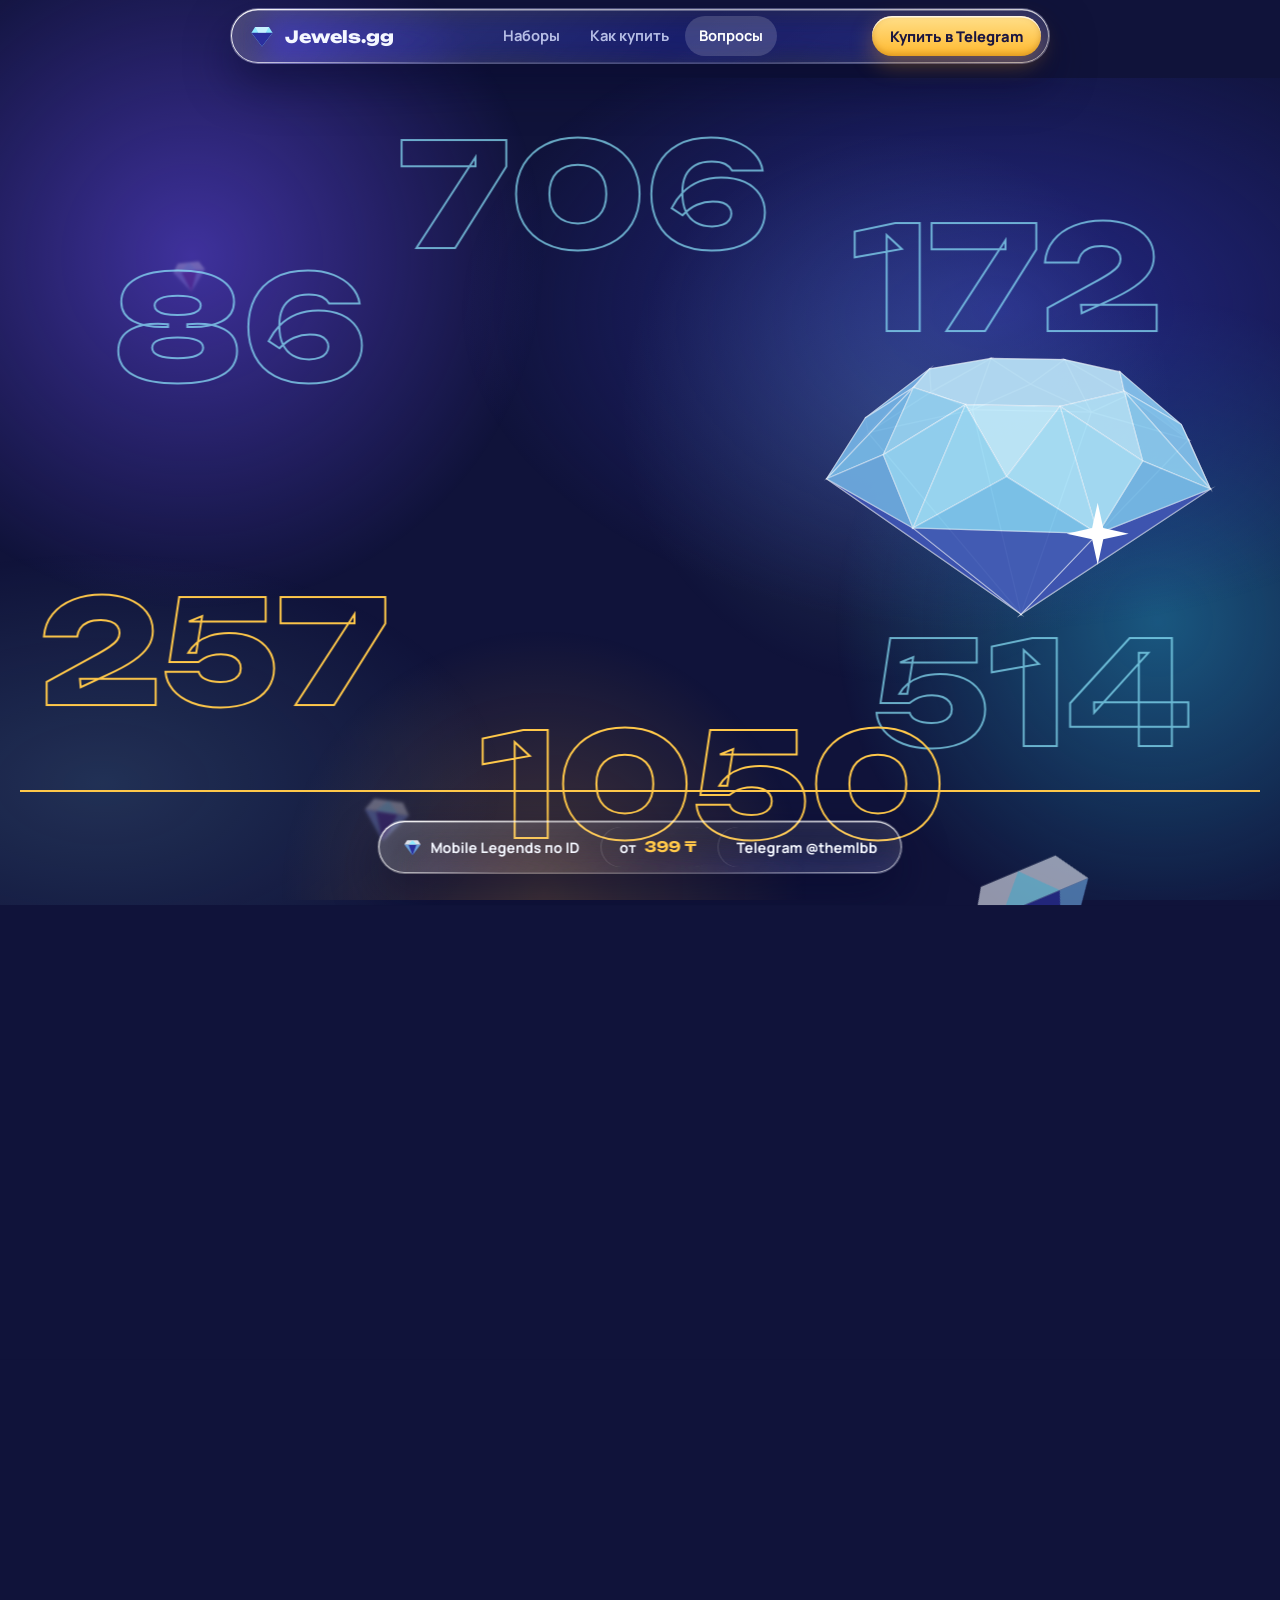
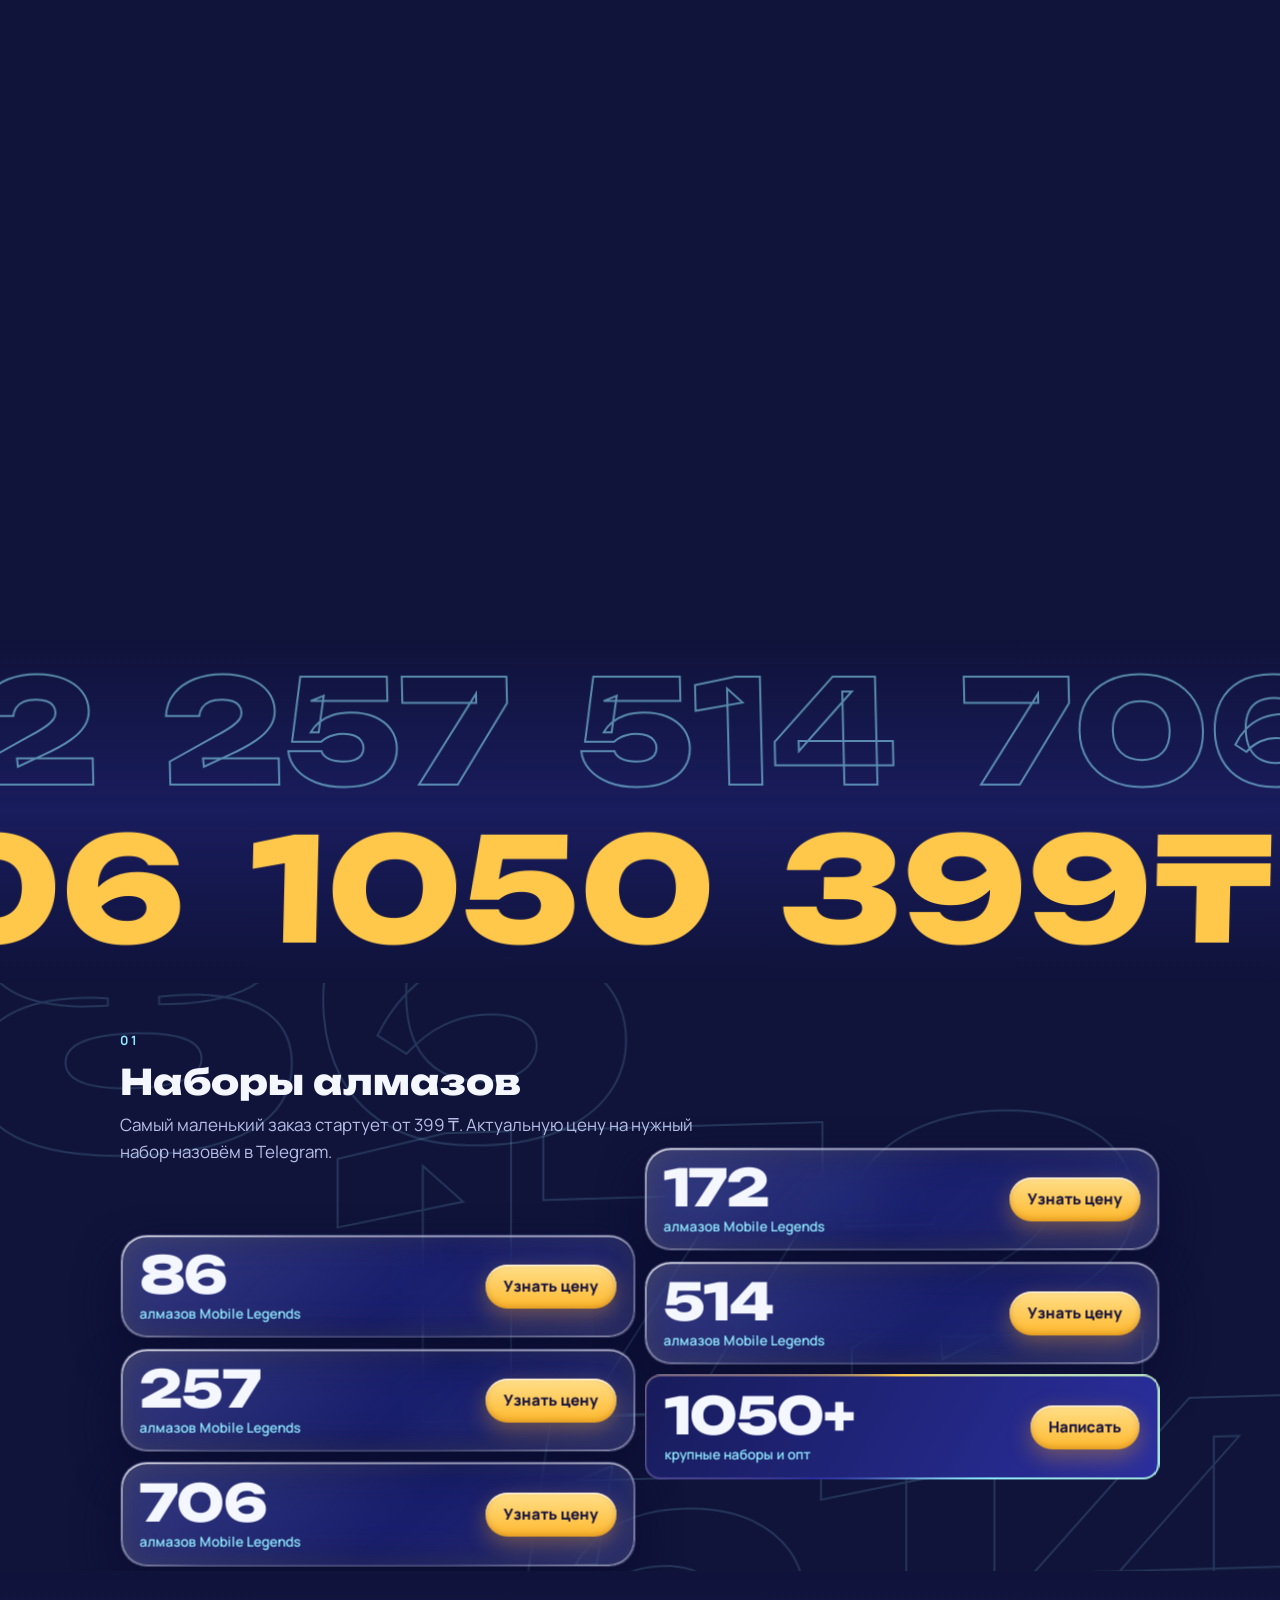
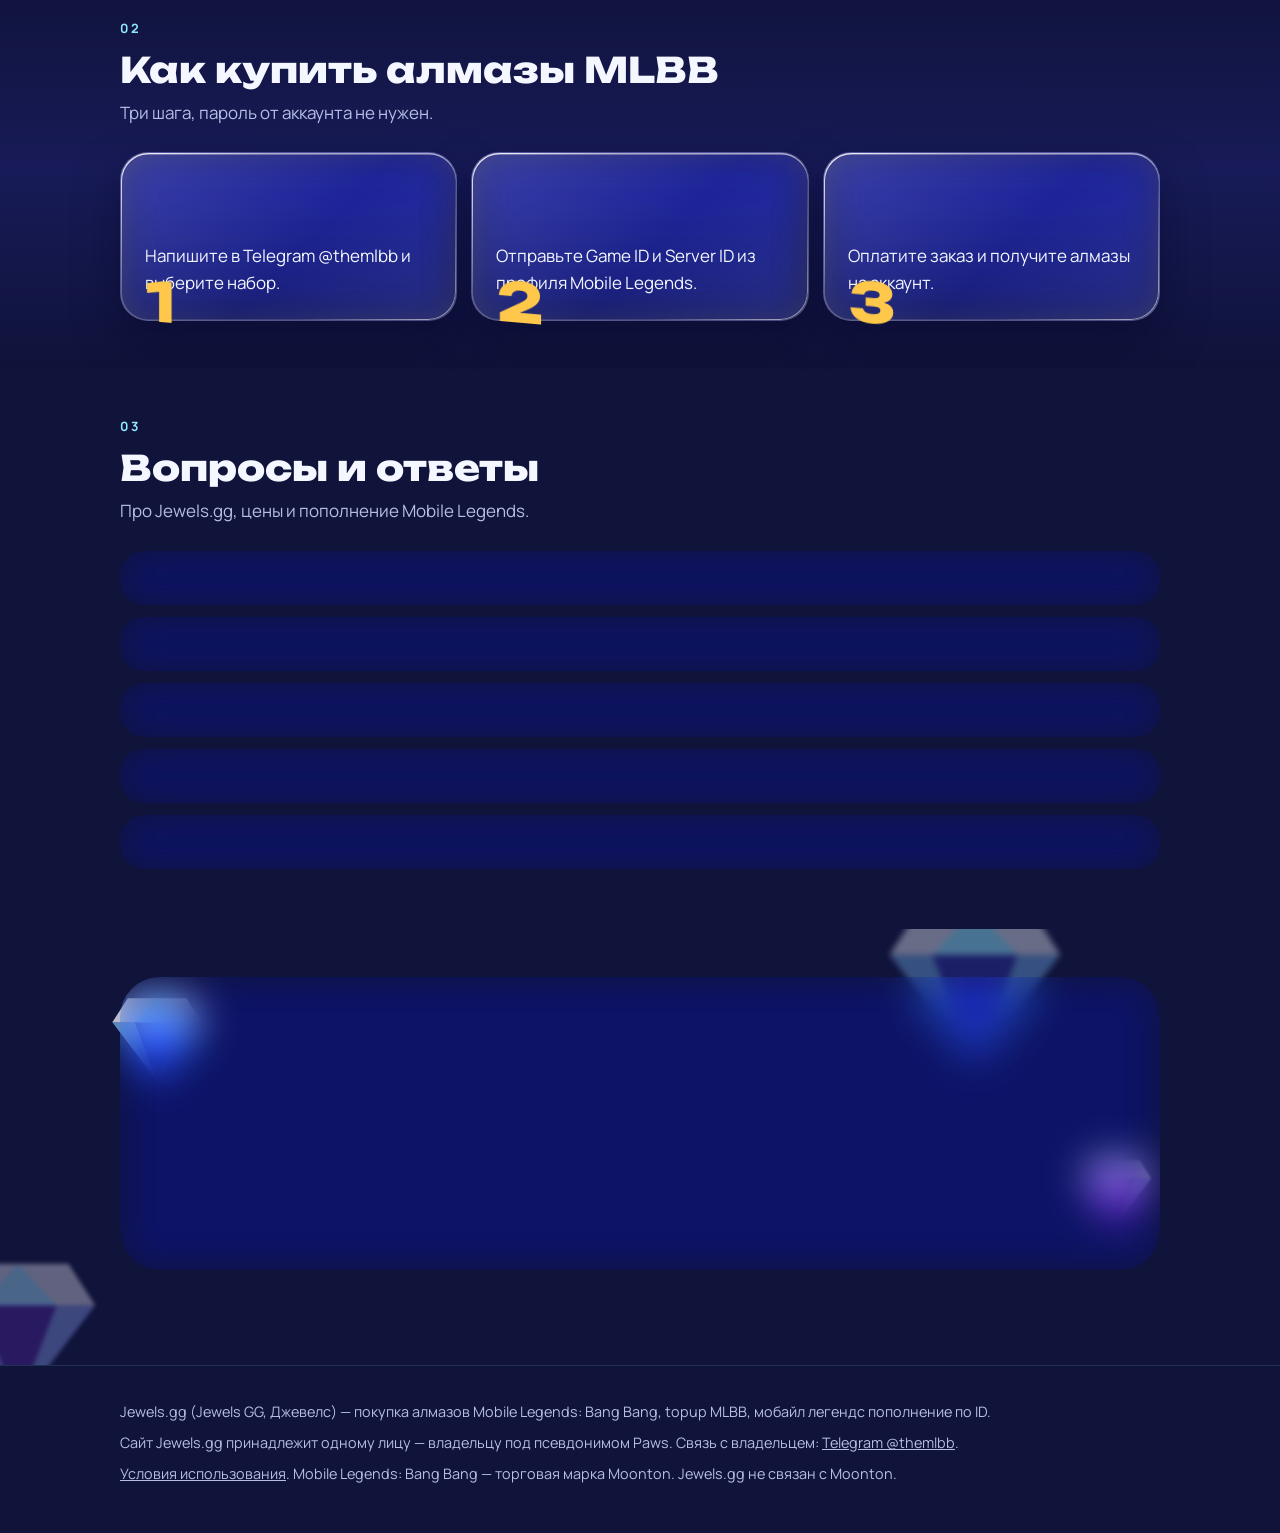
<file: index.html>
<!DOCTYPE html>
<html lang="ru">
<head>
<meta charset="utf-8">
<meta name="viewport" content="width=device-width, initial-scale=1, viewport-fit=cover">
<title>Jewels.gg - mobile legends | Купить алмазы MLBB от 399 ₸</title>
<meta name="description" content="Jewels.gg (Jewels GG, Джевелс) — купить алмазы Mobile Legends (мобайл легендс, MLBB) от 399 ₸. Быстрое пополнение по ID, заказ и вопросы в Telegram @themlbb.">
<meta name="keywords" content="jewels.gg, jewels gg, jewels, джевелс, джевелс gg, купить алмазы mobile legends, алмазы мобайл легендс, topup mlbb, mlbb topup, mobile legends top up, покупка алмазов mobile legends, донат mobile legends, пополнение mlbb, алмазы mlbb Казахстан">
<meta name="robots" content="index, follow, max-image-preview:large">
<meta name="theme-color" content="#10133A">
<link rel="canonical" href="https://jewels.gg/">
<link rel="alternate" hreflang="ru" href="https://jewels.gg/">
<link rel="alternate" hreflang="x-default" href="https://jewels.gg/">
<meta property="og:type" content="website">
<meta property="og:site_name" content="Jewels.gg">
<meta property="og:locale" content="ru_RU">
<meta property="og:title" content="Jewels.gg - mobile legends | Алмазы MLBB от 399 ₸">
<meta property="og:description" content="Купить алмазы Mobile Legends от 399 ₸. Заказ и сотрудничество: Telegram @themlbb.">
<meta property="og:url" content="https://jewels.gg/">
<meta property="og:image" content="https://jewels.gg/og.png">
<meta name="twitter:card" content="summary_large_image">
<link rel="icon" href="data:image/svg+xml,%3Csvg xmlns='http://www.w3.org/2000/svg' viewBox='0 0 64 64'%3E%3Cpath d='M32 58 6 24l9-14h34l9 14z' fill='%238FE9FF'/%3E%3Cpath d='M6 24h52L32 58z' fill='%232B2F9E'/%3E%3C/svg%3E">
<link rel="preconnect" href="https://fonts.googleapis.com">
<link rel="preconnect" href="https://fonts.gstatic.com" crossorigin>
<link href="https://fonts.googleapis.com/css2?family=Unbounded:wght@500;800&family=Manrope:wght@400;600;800&display=swap" rel="stylesheet">
<script type="application/ld+json">
{"@context":"https://schema.org","@graph":[
{"@type":"Organization","@id":"https://jewels.gg/#org","name":"Jewels.gg","alternateName":["Jewels GG","Jewels","Джевелс"],"url":"https://jewels.gg/","sameAs":["https://t.me/themlbb"],"founder":{"@type":"Person","name":"Paws","sameAs":"https://t.me/themlbb"},"contactPoint":{"@type":"ContactPoint","contactType":"customer support","url":"https://t.me/themlbb","availableLanguage":["ru","kk"]}},
{"@type":"WebSite","@id":"https://jewels.gg/#site","url":"https://jewels.gg/","name":"Jewels.gg - mobile legends","inLanguage":"ru","publisher":{"@id":"https://jewels.gg/#org"}},
{"@type":"Product","name":"Алмазы Mobile Legends: Bang Bang (MLBB)","description":"Пополнение алмазов Mobile Legends по Game ID и Server ID.","brand":{"@id":"https://jewels.gg/#org"},"offers":{"@type":"AggregateOffer","priceCurrency":"KZT","lowPrice":"399","availability":"https://schema.org/InStock","url":"https://jewels.gg/"}},
{"@type":"FAQPage","mainEntity":[
{"@type":"Question","name":"Как купить алмазы Mobile Legends на Jewels.gg?","acceptedAnswer":{"@type":"Answer","text":"Напишите в Telegram @themlbb, выберите набор, отправьте Game ID и Server ID, оплатите заказ и получите алмазы на аккаунт."}},
{"@type":"Question","name":"Сколько стоят алмазы Mobile Legends?","acceptedAnswer":{"@type":"Answer","text":"Цены на алмазы Mobile Legends начинаются от 399 тенге. Актуальный прайс по всем наборам — в Telegram @themlbb."}},
{"@type":"Question","name":"Что нужно для пополнения MLBB?","acceptedAnswer":{"@type":"Answer","text":"Только Game ID и Server ID из профиля игры. Пароль от аккаунта не нужен."}},
{"@type":"Question","name":"Как связаться по сотрудничеству и опту?","acceptedAnswer":{"@type":"Answer","text":"По сотрудничеству, оптовым заказам и любым вопросам пишите в Telegram @themlbb."}},
{"@type":"Question","name":"Кому принадлежит Jewels.gg?","acceptedAnswer":{"@type":"Answer","text":"Сайт Jewels.gg принадлежит одному лицу — владельцу под псевдонимом Paws. Связь с владельцем: Telegram @themlbb."}}
]}]}
</script>
<script>document.documentElement.classList.add('js');setTimeout(function(){document.documentElement.classList.add('rdy')},4500)</script>
<style>
:root{--night:#10133A;--deep:#181C5C;--royal:#2B2F9E;--ice:#8FE9FF;--pearl:#F4F7FF;--gold:#FFC84A;--mute:#B7BEE6;
--display:"Unbounded","Arial Black",system-ui,sans-serif;--body:"Manrope",system-ui,-apple-system,"Segoe UI",Arial,sans-serif}
*{box-sizing:border-box;margin:0}
html{scroll-behavior:smooth;scroll-padding-top:72px}
body{background:var(--night);color:var(--pearl);font:400 1.0625rem/1.6 var(--body);padding:env(safe-area-inset-top) 0 env(safe-area-inset-bottom);-webkit-font-smoothing:antialiased}
a{color:inherit}
:focus-visible{outline:3px solid var(--gold);outline-offset:3px;border-radius:6px}
.wrap{max-width:1080px;margin:0 auto;padding:0 20px}
header{position:sticky;top:0;z-index:5;background:rgba(16,19,58,.92);backdrop-filter:blur(10px);border-bottom:1px solid rgba(143,233,255,.18)}
header .wrap{display:flex;align-items:center;justify-content:space-between;height:60px}
.logo{display:flex;align-items:center;gap:10px;font:800 1.05rem var(--display);text-decoration:none}
.logo svg{width:26px;height:26px}
.btn{display:inline-flex;align-items:center;justify-content:center;gap:8px;min-height:44px;padding:0 22px;border-radius:999px;background:var(--gold);color:#1B1640;font:800 1rem var(--body);text-decoration:none;cursor:pointer;border:0;transition:transform .15s,background .15s}
.btn:hover{background:#FFD97A;transform:translateY(-2px)}
.btn.ghost{background:transparent;color:var(--ice);border:2px solid rgba(143,233,255,.45)}
.btn.ghost:hover{background:rgba(143,233,255,.12)}
.hero{padding:56px 0 40px;overflow:hidden}
.hero p.lead{color:var(--mute);max-width:46ch;margin-top:18px}
h1{font-family:var(--display);font-weight:500;font-size:clamp(1.05rem,3.6vw,1.6rem);line-height:1.3;color:var(--ice)}
h1 .big{display:block;font-weight:800;font-size:clamp(5.2rem,27vw,17rem);line-height:.95;letter-spacing:-.04em;margin-top:6px;
background:linear-gradient(100deg,var(--pearl) 20%,var(--ice) 45%,var(--pearl) 55%,var(--ice) 80%);background-size:220% 100%;-webkit-background-clip:text;background-clip:text;color:transparent;animation:glint 5s ease-in-out 1s 2}
h1 .big small{font-size:.38em;letter-spacing:0;margin-left:.08em;color:var(--gold);-webkit-text-fill-color:var(--gold)}
@keyframes glint{0%{background-position:120% 0}100%{background-position:-60% 0}}
.cta{display:flex;flex-wrap:wrap;gap:12px;margin-top:28px}
section{padding:48px 0}
h2{font:800 clamp(1.4rem,4.4vw,2.2rem)/1.2 var(--display);margin-bottom:8px}
.sub{color:var(--mute);margin-bottom:26px;max-width:60ch}
.packs{list-style:none;padding:0;display:grid;gap:10px}
.packs li{display:grid;grid-template-columns:1fr auto;align-items:center;gap:12px;background:var(--deep);border:1px solid rgba(143,233,255,.16);border-radius:16px;padding:14px 18px}
.packs .n{font:800 clamp(2rem,8vw,3.2rem)/1 var(--display);color:var(--pearl);letter-spacing:-.03em}
.packs .n span{display:block;font:600 .85rem var(--body);color:var(--ice);letter-spacing:0;margin-top:4px}
.packs .btn{min-height:44px;padding:0 18px;font-size:.95rem}
.packs li.top{border-color:var(--gold);background:linear-gradient(120deg,var(--deep),var(--royal))}
.steps{list-style:none;padding:0;display:grid;gap:14px;grid-template-columns:repeat(auto-fit,minmax(240px,1fr))}
.steps li{background:var(--deep);border-radius:16px;padding:22px}
.steps b{display:block;font:800 3.4rem/1 var(--display);color:var(--gold);margin-bottom:10px}
details{background:var(--deep);border-radius:14px;margin-bottom:10px;padding:0 18px}
summary{cursor:pointer;min-height:52px;display:flex;align-items:center;font-weight:800;list-style:none}
summary::-webkit-details-marker{display:none}
summary::after{content:"+";margin-left:auto;color:var(--gold);font-size:1.5rem}
details[open] summary::after{content:"−"}
details p{padding-bottom:16px;color:var(--mute)}
.contact{background:linear-gradient(135deg,var(--royal),var(--deep));border-radius:24px;padding:36px 24px;text-align:center}
.contact p{color:var(--mute);margin:10px auto 22px;max-width:52ch}
footer{padding:34px 0 48px;color:var(--mute);font-size:.9rem;border-top:1px solid rgba(143,233,255,.14)}
footer p+p{margin-top:8px}
@media(min-width:760px){.packs{grid-template-columns:1fr 1fr}.hero{padding:88px 0 56px}}

.hero,section{position:relative;overflow:clip}
.wrap{position:relative;z-index:1}
.hero{display:flex;align-items:center;min-height:calc(100svh - 60px);background:radial-gradient(60% 55% at 78% 28%,rgba(43,47,158,.75),transparent 70%),radial-gradient(45% 40% at 8% 85%,rgba(143,233,255,.14),transparent 70%)}
.hero>.wrap{width:100%;will-change:transform,opacity}
.gems{position:absolute;inset:0;pointer-events:none}
.gem{position:absolute;display:block;width:var(--w);height:auto;aspect-ratio:1;opacity:var(--o,1);filter:blur(var(--b,0px)) hue-rotate(var(--h,0deg));will-change:transform}
.ghosts{position:absolute;inset:0;pointer-events:none}
.ghosts span{position:absolute;font:800 clamp(8rem,32vw,24rem)/1 var(--display);color:transparent;-webkit-text-stroke:2px rgba(143,233,255,.16);will-change:transform}
h1 .big{will-change:transform}
.packs li,.steps b{will-change:transform}
#how{background:linear-gradient(180deg,transparent,rgba(43,47,158,.3) 50%,transparent)}
#contact{padding-bottom:96px}
@media(prefers-reduced-motion:reduce){*{animation:none!important;transition:none!important;scroll-behavior:auto!important}}

.hero{display:block;min-height:0;height:240svh;padding:0;background:none}
.stage{position:sticky;top:60px;height:calc(100svh - 60px);display:flex;align-items:center;overflow:clip;perspective:900px;background:radial-gradient(60% 55% at 78% 28%,rgba(43,47,158,.75),transparent 70%),radial-gradient(45% 40% at 8% 85%,rgba(143,233,255,.14),transparent 70%)}
.stage>.wrap{width:100%;transform-origin:28% 52%;will-change:transform,opacity}
.nums{position:absolute;inset:0;pointer-events:none}
.nums span{position:absolute;left:50%;top:50%;font:800 clamp(3.2rem,13vw,9rem)/1 var(--display);color:transparent;-webkit-text-stroke:2px rgba(143,233,255,.7);opacity:0;will-change:transform,opacity}
.nums span:nth-child(3n){-webkit-text-stroke-color:var(--gold)}
.belt{overflow:clip;padding:14px 0;background:linear-gradient(180deg,transparent,rgba(43,47,158,.35),transparent)}
.belt .row{display:flex;width:max-content;white-space:nowrap;font:800 clamp(4rem,14vw,9rem)/1.1 var(--display);will-change:transform}
.belt .row span{padding-right:.45em}
.belt .row:first-child span{color:transparent;-webkit-text-stroke:2px rgba(143,233,255,.55)}
.belt .row:last-child span{color:var(--gold)}
.packs{perspective:1000px}
.packs li{position:relative;overflow:hidden;transform:perspective(900px) rotateX(var(--rx,0deg)) rotateY(var(--ry,0deg));transition:transform .25s ease-out}
.packs li::after{content:"";position:absolute;inset:0;pointer-events:none;opacity:var(--go,0);transition:opacity .25s;background:radial-gradient(240px circle at var(--gx,50%) var(--gy,50%),rgba(143,233,255,.22),transparent 60%)}
@media(prefers-reduced-motion:reduce){.hero{height:auto}.stage{position:relative;height:auto;min-height:calc(100svh - 60px);padding:56px 0}}

@property --a{syntax:"<angle>";initial-value:0deg;inherits:false}
@keyframes spin{to{--a:360deg}}
@keyframes down{from{transform:translateY(-100%)}}
@keyframes up{from{opacity:0;transform:translateY(26px)}}
@keyframes pop{from{opacity:0;transform:scale(.6) translateY(22px)}}
@keyframes bigIn{from{opacity:0;clip-path:inset(0 100% 0 0);transform:translateY(40px) scale(.92);filter:blur(14px)}to{opacity:1;clip-path:inset(-10% -10% -10% -10%)}}
@keyframes breathe{0%,100%{filter:drop-shadow(0 0 14px rgba(143,233,255,.18))}50%{filter:drop-shadow(0 0 42px rgba(143,233,255,.5))}}
@keyframes ring{0%{box-shadow:0 0 0 0 rgba(255,200,74,.55)}70%,100%{box-shadow:0 0 0 20px rgba(255,200,74,0)}}
@keyframes card{from{opacity:0;transform:perspective(900px) translateY(46px) rotateX(-28deg) scale(.94)}}
@keyframes flip{0%,72%,100%{transform:none}86%{transform:perspective(160px) rotateY(360deg) scale(1.15)}}
@keyframes flow{to{background-position:100% 0}}
@keyframes tw{0%,100%{opacity:0;transform:scale(.2) rotate(0)}50%{opacity:1;transform:scale(1) rotate(90deg)}}
header{animation:down .8s cubic-bezier(.2,.9,.2,1) backwards}
.logo svg{animation:flip 6s ease-in-out 2.5s infinite}
.hero .lead{animation:up .9s cubic-bezier(.2,.9,.2,1) .95s backwards}
h1 .big{animation:bigIn 1.2s cubic-bezier(.2,.8,.2,1) .4s backwards,glint 5s ease-in-out 1.6s 2,breathe 4.5s ease-in-out 1.8s infinite}
.cta .btn{animation:pop .75s cubic-bezier(.3,1.6,.5,1) 1.15s backwards}
.cta .btn:nth-child(2){animation-delay:1.3s}
.cta .btn:first-child{animation:pop .75s cubic-bezier(.3,1.6,.5,1) 1.15s backwards,ring 2.4s ease-out 2.4s infinite}
.contact .btn{animation:ring 2.4s ease-out infinite}
.btn{position:relative;overflow:hidden;transition:transform .15s,background .15s,translate .35s cubic-bezier(.2,.9,.2,1)}
.btn:active{transform:scale(.94)}
.btn::after{content:"";position:absolute;inset:0;background:linear-gradient(105deg,transparent 35%,rgba(255,255,255,.6) 50%,transparent 65%);transform:translateX(-130%)}
.btn:hover::after{transform:translateX(130%);transition:transform .75s}
.w{display:inline-block;overflow:clip;vertical-align:top;padding:0 .04em .16em;margin:0 -.04em -.16em}
.w>span{display:inline-block;transform:translateY(112%);transition:transform .9s cubic-bezier(.2,.9,.2,1);transition-delay:calc(var(--i,0)*75ms + var(--d,0ms))}
.in .w>span{transform:none}
.rv{transition:opacity .8s cubic-bezier(.2,.9,.2,1),transform .8s cubic-bezier(.2,.9,.2,1);transition-delay:calc(var(--k,0)*90ms)}
.js .rv:not(.in){opacity:0;transform:translateY(30px)}
.js .packs li:not(.in){opacity:0}
.packs li.in{animation:card .85s cubic-bezier(.2,.9,.2,1) calc(var(--k,0)*80ms) backwards}
.packs .n{transition:transform .45s cubic-bezier(.3,1.6,.5,1);transform-origin:left center}
.packs li:hover .n{transform:scale(1.07) skewX(-5deg)}
.packs li.top{border:2px solid transparent;background:linear-gradient(120deg,var(--deep),var(--royal)) padding-box,conic-gradient(from var(--a),var(--gold),var(--ice),var(--royal),var(--gold)) border-box;animation:spin 4s linear infinite}
.packs li.top.in{animation:card .85s cubic-bezier(.2,.9,.2,1) calc(var(--k,0)*80ms) backwards,spin 4s linear infinite}
details{interpolate-size:allow-keywords}
details::details-content{height:0;overflow:clip;transition:height .4s cubic-bezier(.2,.9,.2,1),content-visibility .4s allow-discrete}
details[open]::details-content{height:auto}
summary::after{transition:transform .35s cubic-bezier(.3,1.6,.5,1)}
details[open] summary::after{content:"+";transform:rotate(45deg)}
.contact{background:linear-gradient(120deg,var(--royal),var(--deep),#3A2FB0,var(--deep));background-size:300% 100%;animation:flow 12s ease-in-out infinite alternate}
.sp{position:absolute;width:var(--z);height:var(--z);background:#fff;clip-path:polygon(50% 0,62% 38%,100% 50%,62% 62%,50% 100%,38% 62%,0 50%,38% 38%);opacity:0;animation:tw 2.6s ease-in-out var(--d) infinite;z-index:3;pointer-events:none}
.shard{position:fixed;width:10px;height:10px;clip-path:polygon(50% 0,100% 50%,50% 100%,0 50%);pointer-events:none;z-index:60}

html.lock{overflow:hidden}
.js:not(.rdy) header,.js:not(.rdy) .hero .lead,.js:not(.rdy) h1 .big,.js:not(.rdy) .cta .btn,.js:not(.rdy) .logo svg{animation-play-state:paused}
.js:not(.rdy) h1 .w>span{transform:translateY(112%)!important}
#intro{position:fixed;inset:0;z-index:100;display:grid;place-items:center;pointer-events:none}
#intro i{position:absolute;left:0;right:0;height:50.5%;background:var(--night);transition:transform 1.05s cubic-bezier(.77,0,.18,1)}
#intro i:first-child{top:0}#intro i:nth-child(2){bottom:0}
#intro.go i:first-child{transform:translateY(-101%)}#intro.go i:nth-child(2){transform:translateY(101%)}
#intro b{position:relative;font:800 clamp(5rem,26vw,16rem)/1 var(--display);letter-spacing:-.04em;color:transparent;-webkit-text-stroke:2px var(--ice);transition:opacity .45s,transform .7s}
#intro b::after{content:"₸";font-size:.4em;color:var(--gold);-webkit-text-stroke:0;margin-left:.1em}
#intro.go b{opacity:0;transform:scale(1.5)}
#intro u{position:absolute;bottom:12%;left:20px;right:20px;height:2px;display:block;text-decoration:none;background:rgba(143,233,255,.2)}
#intro u::after{content:"";position:absolute;inset:0;background:var(--gold);transform-origin:left;transform:scaleX(var(--pg,0))}
#gem3d{position:absolute;right:-4%;top:50%;width:min(78vw,620px);aspect-ratio:1;translate:0 -50%;pointer-events:none}
@media(max-width:700px){#gem3d{width:96vw;right:-24%;top:64%}}
.stage::before{content:"";position:absolute;inset:0;pointer-events:none;background:radial-gradient(460px circle at var(--cx,70%) var(--cy,40%),rgba(143,233,255,.17),transparent 60%)}
#fx{position:fixed;inset:0;pointer-events:none;z-index:55}

body{counter-reset:sec}
.aurora{position:fixed;inset:0;z-index:-1;overflow:hidden;pointer-events:none}
.aurora i{position:absolute;border-radius:50%;animation:drift 20s ease-in-out infinite alternate}
.aurora i:nth-child(1){width:60vmax;height:60vmax;left:-15vmax;top:-10vmax;background:radial-gradient(circle,rgba(110,80,255,.5),transparent 65%)}
.aurora i:nth-child(2){width:55vmax;height:55vmax;right:-18vmax;top:30vh;background:radial-gradient(circle,rgba(41,199,242,.38),transparent 65%);animation-duration:26s}
.aurora i:nth-child(3){width:45vmax;height:45vmax;left:20vw;bottom:-22vmax;background:radial-gradient(circle,rgba(255,176,46,.22),transparent 65%);animation-duration:30s}
@keyframes drift{to{transform:translate3d(10vw,-8vh,0) scale(1.18)}}
header{height:70px;background:none;border:0;-webkit-backdrop-filter:none;backdrop-filter:none;pointer-events:none}
header .wrap,.dock,.steps li,details,.contact,.packs li:not(.top){background:linear-gradient(135deg,rgba(255,255,255,.17),rgba(255,255,255,.05) 55%,rgba(255,255,255,.1));-webkit-backdrop-filter:blur(20px) saturate(1.9) brightness(1.12);backdrop-filter:blur(20px) saturate(1.9) brightness(1.12);border:1px solid rgba(255,255,255,.2);box-shadow:inset 0 1.5px 0 rgba(255,255,255,.6),inset 0 -1px 0 rgba(255,255,255,.12),inset 1px 0 0 rgba(255,255,255,.18),inset 0 0 26px rgba(255,255,255,.06),0 20px 44px rgba(6,8,44,.5)}
header .wrap,.dock{backdrop-filter:url(#lens) blur(14px) saturate(1.9) brightness(1.12)}
header .wrap::before,.dock::before,.steps li::before,.contact::before,details::before,.packs li:not(.top)::before{content:"";position:absolute;inset:0;border-radius:inherit;padding:1px;pointer-events:none;background:linear-gradient(135deg,rgba(255,255,255,.95),rgba(255,255,255,0) 30%,rgba(255,255,255,0) 68%,rgba(255,255,255,.6));-webkit-mask:linear-gradient(#000 0 0) content-box,linear-gradient(#000 0 0);-webkit-mask-composite:xor;mask:linear-gradient(#000 0 0) content-box,linear-gradient(#000 0 0);mask-composite:exclude}
header .wrap::after,.dock::after,.steps li::after,.contact::after,details::after{content:"";position:absolute;inset:0;border-radius:inherit;pointer-events:none;opacity:var(--go,0);transition:opacity .25s;background:radial-gradient(220px circle at var(--gx,50%) var(--gy,50%),rgba(255,255,255,.28),transparent 62%)}
header .wrap{pointer-events:auto;width:min(820px,calc(100% - 24px));max-width:none;margin:8px auto 0;height:56px;padding:0 8px 0 18px;border-radius:999px;gap:6px}
header nav{display:flex;gap:2px;margin:0 auto}
header nav a{padding:8px 14px;border-radius:999px;color:var(--mute);font-weight:700;font-size:.92rem;text-decoration:none;transition:background .3s,color .3s}
header nav a:hover,header nav a.on{background:rgba(255,255,255,.16);color:#fff}
header .btn{min-height:40px;padding:0 18px;font-size:.92rem}
@media(max-width:700px){header nav{display:none}header .wrap{justify-content:space-between}}
.stage{top:70px;height:calc(100svh - 70px)}
.btn{background:linear-gradient(180deg,#FFDF8A,#FFB92E);box-shadow:inset 0 1.5px 0 rgba(255,255,255,.75),inset 0 -2px 6px rgba(150,80,0,.35),0 8px 22px rgba(255,170,30,.35)}
.btn:hover{background:linear-gradient(180deg,#FFE9A8,#FFC64F)}
.btn.ghost{background:rgba(255,255,255,.1);-webkit-backdrop-filter:blur(14px) saturate(1.8);backdrop-filter:blur(14px) saturate(1.8);border:1px solid rgba(255,255,255,.28);color:#fff;box-shadow:inset 0 1.5px 0 rgba(255,255,255,.45),0 8px 22px rgba(6,8,44,.35)}
.btn.ghost:hover{background:rgba(255,255,255,.2)}
.dock{position:absolute;left:50%;bottom:clamp(14px,4svh,34px);translate:-50% 0;z-index:4;display:flex;gap:4px;padding:6px;border-radius:999px;width:max-content;max-width:calc(100% - 24px);animation:up .9s cubic-bezier(.2,.9,.2,1) 1.45s backwards}
.js:not(.rdy) .dock{animation-play-state:paused}
.dock span{display:flex;align-items:center;gap:8px;padding:10px 18px;border-radius:999px;font:700 .9rem var(--body);white-space:nowrap}
.dock span+span{box-shadow:-1px 0 0 rgba(255,255,255,.16)}
.dock svg{width:20px;height:20px}
.dock b{font-family:var(--display);color:var(--gold)}
@media(max-width:700px){.dock span:nth-child(2){display:none}.dock span{padding:9px 14px;font-size:.82rem}}
.steps li,details,.contact{position:relative}
.steps li{border-radius:28px;padding:24px}
.packs li:not(.top){border-radius:26px}
details{border-radius:24px;margin-bottom:12px;padding:0 22px}
.contact{border-radius:40px;padding:44px 26px;animation:none;background:linear-gradient(135deg,rgba(255,255,255,.18),rgba(70,60,220,.4))}
section h2::before{counter-increment:sec;content:"0" counter(sec);display:block;font:700 .8rem var(--body);letter-spacing:.24em;color:var(--ice);margin-bottom:12px}
@media(prefers-reduced-transparency:reduce){header .wrap,.dock,.steps li,details,.contact,.packs li:not(.top){background:rgba(24,28,92,.94);-webkit-backdrop-filter:none;backdrop-filter:none}}
@supports not ((backdrop-filter:blur(1px)) or (-webkit-backdrop-filter:blur(1px))){header .wrap,.dock,.steps li,details,.contact,.packs li:not(.top){background:rgba(24,28,92,.9)}}
</style>
</head>
<body>
<svg width="0" height="0" style="position:absolute" aria-hidden="true"><symbol id="gem" viewBox="0 0 64 64"><path d="M6 24h52L32 58z" fill="#2B2F9E"/><path d="M6 24h13l13 34zM58 24H45L32 58z" fill="#8FE9FF" fill-opacity=".6"/><path d="M15 10h34l9 14H6z" fill="#F4F7FF" fill-opacity=".88"/><path d="M19 24l13-14 13 14z" fill="#8FE9FF"/></symbol></svg>
<div class="aurora" aria-hidden="true"><i></i><i></i><i></i></div>
<svg width="0" height="0" style="position:absolute" aria-hidden="true"><filter id="lens" x="-4%" y="-4%" width="108%" height="108%" color-interpolation-filters="sRGB"><feTurbulence type="fractalNoise" baseFrequency=".011 .018" numOctaves="2" seed="7" result="n"/><feDisplacementMap in="SourceGraphic" in2="n" scale="18" xChannelSelector="R" yChannelSelector="G"/></filter></svg>
<header><div class="wrap">
<a class="logo" href="/" aria-label="Jewels.gg - на главную"><svg viewBox="0 0 64 64" aria-hidden="true"><path d="M32 58 6 24l9-14h34l9 14z" fill="#8FE9FF"/><path d="M6 24h52L32 58z" fill="#2B2F9E"/><path d="M15 10l8 14h18l8-14z" fill="#F4F7FF" opacity=".55"/></svg>Jewels.gg</a>
<nav aria-label="Разделы"><a href="#packs">Наборы</a><a href="#how">Как купить</a><a href="#faq">Вопросы</a></nav>
<a class="btn" href="https://t.me/themlbb" rel="noopener">Купить в Telegram</a>
</div></header>

<main>
<div class="hero"><div class="stage"><div class="wrap" id="txt">
<h1>Алмазы Mobile Legends <span class="big">от 399<small>₸</small></span></h1>
<p class="lead">Jewels.gg: пополнение алмазов MLBB по Game ID. Выбираете набор, пишете в Telegram, получаете алмазы на аккаунт.</p>
<div class="cta">
<a class="btn" href="https://t.me/themlbb?text=%D0%A5%D0%BE%D1%87%D1%83%20%D0%BA%D1%83%D0%BF%D0%B8%D1%82%D1%8C%20%D0%B0%D0%BB%D0%BC%D0%B0%D0%B7%D1%8B%20MLBB" rel="noopener">Заказать алмазы</a>
<a class="btn ghost" href="#packs">Наборы</a>
</div>
</div>
<div class="dock" aria-hidden="true"><span><svg viewBox="0 0 64 64"><use href="#gem"/></svg>Mobile Legends по ID</span><span>от <b>399 ₸</b></span><span>Telegram @themlbb</span></div></div></div>

<div class="belt" aria-hidden="true"><div class="row"></div><div class="row"></div></div>

<section id="packs"><div class="ghosts" aria-hidden="true"><span data-s="-.22" style="top:3%;left:-3%">86</span><span data-s=".2" style="top:34%;right:-6%">514</span><span data-s="-.12" style="bottom:1%;left:26%">172</span></div><div class="wrap">
<h2>Наборы алмазов</h2>
<p class="sub">Самый маленький заказ стартует от 399 ₸. Актуальную цену на нужный набор назовём в Telegram.</p>
<!-- Когда будут готовы цены: замените текст кнопок на цену, например «399 ₸» -->
<ul class="packs">
<li><div class="n">86<span>алмазов Mobile Legends</span></div><a class="btn" href="https://t.me/themlbb?text=%D0%A5%D0%BE%D1%87%D1%83%2086%20%D0%B0%D0%BB%D0%BC%D0%B0%D0%B7%D0%BE%D0%B2%20MLBB" rel="noopener">Узнать цену</a></li>
<li><div class="n">172<span>алмазов Mobile Legends</span></div><a class="btn" href="https://t.me/themlbb?text=%D0%A5%D0%BE%D1%87%D1%83%20172%20%D0%B0%D0%BB%D0%BC%D0%B0%D0%B7%D0%B0%20MLBB" rel="noopener">Узнать цену</a></li>
<li><div class="n">257<span>алмазов Mobile Legends</span></div><a class="btn" href="https://t.me/themlbb?text=%D0%A5%D0%BE%D1%87%D1%83%20257%20%D0%B0%D0%BB%D0%BC%D0%B0%D0%B7%D0%BE%D0%B2%20MLBB" rel="noopener">Узнать цену</a></li>
<li><div class="n">514<span>алмазов Mobile Legends</span></div><a class="btn" href="https://t.me/themlbb?text=%D0%A5%D0%BE%D1%87%D1%83%20514%20%D0%B0%D0%BB%D0%BC%D0%B0%D0%B7%D0%B0%20MLBB" rel="noopener">Узнать цену</a></li>
<li><div class="n">706<span>алмазов Mobile Legends</span></div><a class="btn" href="https://t.me/themlbb?text=%D0%A5%D0%BE%D1%87%D1%83%20706%20%D0%B0%D0%BB%D0%BC%D0%B0%D0%B7%D0%BE%D0%B2%20MLBB" rel="noopener">Узнать цену</a></li>
<li class="top"><div class="n">1050+<span>крупные наборы и опт</span></div><a class="btn" href="https://t.me/themlbb?text=%D0%9D%D1%83%D0%B6%D0%BD%D1%8B%20%D0%BA%D1%80%D1%83%D0%BF%D0%BD%D1%8B%D0%B5%20%D0%BD%D0%B0%D0%B1%D0%BE%D1%80%D1%8B%20%D0%B0%D0%BB%D0%BC%D0%B0%D0%B7%D0%BE%D0%B2%20MLBB" rel="noopener">Написать</a></li>
</ul>
</div></section>

<section id="how"><div class="wrap">
<h2>Как купить алмазы MLBB</h2>
<p class="sub">Три шага, пароль от аккаунта не нужен.</p>
<ol class="steps">
<li><b>1</b>Напишите в Telegram @themlbb и выберите набор.</li>
<li><b>2</b>Отправьте Game ID и Server ID из профиля Mobile Legends.</li>
<li><b>3</b>Оплатите заказ и получите алмазы на аккаунт.</li>
</ol>
</div></section>

<section id="faq"><div class="wrap">
<h2>Вопросы и ответы</h2>
<p class="sub">Про Jewels.gg, цены и пополнение Mobile Legends.</p>
<details><summary>Как купить алмазы Mobile Legends на Jewels.gg?</summary><p>Напишите в Telegram @themlbb, выберите набор, отправьте Game ID и Server ID, оплатите заказ и получите алмазы на аккаунт.</p></details>
<details><summary>Сколько стоят алмазы Mobile Legends?</summary><p>Цены начинаются от 399 тенге. Актуальный прайс по всем наборам пришлём в Telegram @themlbb.</p></details>
<details><summary>Что нужно для пополнения MLBB?</summary><p>Только Game ID и Server ID из профиля игры. Пароль от аккаунта не нужен.</p></details>
<details><summary>Как связаться по сотрудничеству и опту?</summary><p>По сотрудничеству, оптовым заказам и любым вопросам пишите в Telegram @themlbb.</p></details>
<details><summary>Кому принадлежит Jewels.gg?</summary><p>Сайт принадлежит одному лицу — владельцу под псевдонимом Paws. Связь с владельцем: Telegram @themlbb. Подробнее в <a href="/terms.html">условиях использования</a>.</p></details>
</div></section>

<section id="contact"><div class="wrap"><div class="contact">
<h2>Покупка, сотрудничество, связь</h2>
<p>Все вопросы по Jewels.gg решаем в одном месте: заказ алмазов, опт, партнёрство и поддержка.</p>
<a class="btn" href="https://t.me/themlbb" rel="noopener">Написать @themlbb</a>
</div></div></section>
</main>

<footer><div class="wrap">
<p>Jewels.gg (Jewels GG, Джевелс) — покупка алмазов Mobile Legends: Bang Bang, topup MLBB, мобайл легендс пополнение по ID.</p>
<p>Сайт Jewels.gg принадлежит одному лицу — владельцу под псевдонимом Paws. Связь с владельцем: <a href="https://t.me/themlbb" rel="noopener">Telegram @themlbb</a>.</p>
<p><a href="/terms.html">Условия использования</a>. Mobile Legends: Bang Bang — торговая марка Moonton. Jewels.gg не связан с Moonton.</p>
</div></footer>
<script>
(()=>{
const R=matchMedia('(prefers-reduced-motion:reduce)').matches,$=(q,r=document)=>[...r.querySelectorAll(q)],
clamp=(x,a=0,b=1)=>Math.min(b,Math.max(a,x)),sm=(a,b,x)=>{x=clamp((x-a)/(b-a));return x*x*(3-2*x)};
function gem(box,[x,y,w,v,b,o,h],fly,i){const e=document.createElementNS('http://www.w3.org/2000/svg','svg');e.setAttribute('class','gem');e.setAttribute('viewBox','0 0 64 64');e.innerHTML='<use href="#gem"/>';e.style.cssText=`--w:${w}px;left:${x}%;top:${y}%;--b:${b}px;--o:${o};--h:${h}deg`;box.appendChild(e);if(fly){e.style.zIndex=v>.6?2:0;fly.push({el:e,x,y,w,d:v,o,i})}else e.dataset.s=v}
function mk(sec,list,fly){const g=document.createElement('div');g.className='gems';g.setAttribute('aria-hidden','true');list.forEach((a,i)=>gem(g,a,fly,i));sec.prepend(g)}
const hero=$('.hero')[0],stage=$('.stage')[0],txt=document.getElementById('txt'),big=$('h1 .big')[0],G=[];
mk(stage,[[6,14,46,.1,1,.4,0],[88,10,38,.12,1,.35,40],[50,8,28,.08,0,.3,0],[34,76,40,.14,1,.35,20],[22,28,30,.1,1,.3,40],[70,88,34,.12,1,.3,0],[74,30,120,.4,0,.85,0],[10,44,86,.45,0,.75,35],[62,70,72,.38,0,.65,0],[48,22,64,.5,0,.7,20],[90,58,230,.85,3,.5,40],[-5,84,270,.95,4,.45,0],[42,94,170,.8,2,.4,0],[96,2,160,.9,3,.45,0]],G);
mk($('#contact')[0],[[8,12,110,.45,0,.85,0],[84,50,84,.3,1,.7,40],[68,-12,210,.75,3,.45,0],[-6,70,190,-.1,2,.4,20]]);
const rows=$('.belt .row'),unit=['399₸',86,172,257,514,706,1050].map(t=>`<span>${t}</span>`).join('');
rows.forEach(r=>r.innerHTML=unit+unit+unit+unit);
$('.packs li').forEach((l,i)=>l.dataset.s=i%2?-.05:.05);
$('.steps b').forEach(b=>b.dataset.s=.12);
if(R)return;
const nums=document.createElement('div');nums.className='nums';nums.setAttribute('aria-hidden','true');stage.appendChild(nums);
const N=[[86,-31,-20],[172,29,-26],[257,-33,19],[514,31,24],[706,-4,-36],[1050,6,35]].map(([t,x,y])=>{const e=document.createElement('span');e.textContent=t;nums.appendChild(e);return{el:e,x,y}});
const C=$('section').map(sec=>({sec,it:$('[data-s]',sec).map(el=>({el,s:+el.dataset.s,k:el.matches('.ghosts span')?1:el.matches('.steps b')?.5:0}))}));
let H,HT,HR,SW,SH,half=[];
function measure(){H=innerHeight;HT=hero.getBoundingClientRect().top+scrollY;SW=stage.clientWidth;SH=stage.clientHeight;HR=Math.max(1,hero.offsetHeight-SH);
G.forEach(g=>{g.ox=g.x/100*SW+g.w/2-SW/2;g.oy=g.y/100*SH+g.w/2-SH/2});N.forEach(n=>{n.ox=n.x/100*SW;n.oy=n.y/100*SH});
C.forEach(c=>{const r=c.sec.getBoundingClientRect();c.top=r.top+scrollY;c.h=r.height});half=rows.map(r=>r.scrollWidth/2)}
measure();addEventListener('resize',measure);addEventListener('load',measure);document.fonts&&document.fonts.ready.then(measure);new ResizeObserver(measure).observe(document.body);
let cur=scrollY,tgt=scrollY,mx=0,my=0,tx=0,ty=0,vel=0,ptr=false;
addEventListener('scroll',()=>{tgt=scrollY},{passive:true});
addEventListener('pointermove',e=>{if(e.pointerType==='touch')return;ptr=true;tx=e.clientX/innerWidth-.5;ty=e.clientY/innerHeight-.5},{passive:true});
function tick(){const pv=cur,t=performance.now()/1000;cur+=(tgt-cur)*.12;if(Math.abs(tgt-cur)<.1)cur=tgt;vel+=((cur-pv)-vel)*.2;
if(!ptr){tx=Math.sin(t*.5)*.18;ty=Math.cos(t*.4)*.12}mx+=(tx-mx)*.07;my+=(ty-my)*.07;
const sk=clamp(vel*.12,-10,10),p=clamp((cur-HT)/HR);
if(cur-HT<HR+H){
G.forEach(g=>{const f=1+p*(.25+6*g.d*g.d),k=f-1,fl=Math.sin(t*.8+g.i*1.7)*6*(1-g.d*.5);
g.el.style.transform=`translate3d(${(g.ox*k-mx*g.d*70).toFixed(1)}px,${(g.oy*k-my*g.d*45+fl).toFixed(1)}px,0) scale(${f.toFixed(3)}) rotate(${(p*g.d*60*(g.i%2?1:-1)).toFixed(1)}deg)`;g.el.style.opacity=(g.o*(1-sm(2.2,5.5,f))).toFixed(3)});
txt.style.opacity=(1-sm(.04,.42,p)).toFixed(3);txt.style.transform=`translate3d(0,${(-p*40).toFixed(1)}px,0) scale(${(1+p*1.5).toFixed(3)})`;txt.style.pointerEvents=p>.3?'none':'';
const a=sm(.3,.62,p),s=.15+.85*sm(.2,1,p);
N.forEach(n=>{n.el.style.opacity=a.toFixed(3);n.el.style.transform=`translate(-50%,-50%) translate3d(${(n.ox*s-mx*30).toFixed(1)}px,${(n.oy*s).toFixed(1)}px,0) scale(${s.toFixed(3)})`});
if(big)big.style.transform=`perspective(900px) rotateY(${(mx*12).toFixed(2)}deg) rotateX(${(-my*9).toFixed(2)}deg)`}
C.forEach(c=>{const off=c.top+c.h/2-(cur+H/2);if(Math.abs(off)>H+c.h/2)return;
c.it.forEach(o=>{o.el.style.translate=`${(mx*o.s*90).toFixed(1)}px ${(off*o.s+my*o.s*60).toFixed(1)}px`;if(o.k)o.el.style.transform=`skewY(${(sk*o.k).toFixed(2)}deg)`})});
rows.forEach((r,i)=>{const h=half[i]||1,d=(cur*(i?.5:.7))%h;r.style.transform=`translate3d(${i?d-h:-d}px,0,0) skewX(${((i?1:-1)*sk*.8).toFixed(2)}deg)`});
requestAnimationFrame(tick)}
requestAnimationFrame(tick);
$('.packs li').forEach(l=>{l.addEventListener('pointermove',e=>{if(e.pointerType!=='mouse')return;const r=l.getBoundingClientRect(),x=(e.clientX-r.left)/r.width,y=(e.clientY-r.top)/r.height,st=l.style;st.setProperty('--ry',((x-.5)*14).toFixed(1)+'deg');st.setProperty('--rx',(-(y-.5)*14).toFixed(1)+'deg');st.setProperty('--gx',x*100+'%');st.setProperty('--gy',y*100+'%');st.setProperty('--go',1)});l.addEventListener('pointerleave',()=>{const st=l.style;st.setProperty('--rx','0deg');st.setProperty('--ry','0deg');st.setProperty('--go',0)})});
})();
</script>
<script>
(()=>{
const R=matchMedia('(prefers-reduced-motion:reduce)').matches,$=(q,r=document)=>[...r.querySelectorAll(q)];
function split(el){let n=0;[...el.childNodes].forEach(c=>{if(c.nodeType!==3)return;const f=document.createDocumentFragment();c.textContent.split(/(\s+)/).forEach(t=>{if(!t)return;if(/^\s+$/.test(t)){f.appendChild(document.createTextNode(' '));return}const w=document.createElement('span'),i=document.createElement('span');w.className='w';i.textContent=t;i.style.setProperty('--i',n++);w.appendChild(i);f.appendChild(w)});c.replaceWith(f)})}
const h1=$('h1')[0];split(h1);h1.style.setProperty('--d','250ms');
const hs=$('h2');hs.forEach(split);
const rv=$('.sub,.steps li,details,.contact'),cards=$('.packs li');
rv.forEach((e,i)=>{e.classList.add('rv');e.style.setProperty('--k',i%4)});
cards.forEach((e,i)=>e.style.setProperty('--k',i%6));
const all=[...hs,...rv,...cards];
if(R){h1.classList.add('in');all.forEach(e=>e.classList.add('in'));return}
requestAnimationFrame(()=>requestAnimationFrame(()=>h1.classList.add('in')));
const io=new IntersectionObserver(es=>es.forEach(x=>{if(x.isIntersecting){x.target.classList.add('in');io.unobserve(x.target)}}),{threshold:.15,rootMargin:'0px 0px -6% 0px'});
all.forEach(e=>io.observe(e));
const st=$('.stage')[0];
[[58,18],[84,30],[72,58],[46,40],[90,64],[64,76],[38,22]].forEach(([x,y],i)=>{const e=document.createElement('i');e.className='sp';e.style.cssText=`left:${x}%;top:${y}%;--d:${(i*.7)%3}s;--z:${10+(i%3)*6}px`;st.appendChild(e)});
$('.btn').forEach(b=>{b.addEventListener('pointermove',e=>{if(e.pointerType!=='mouse')return;const r=b.getBoundingClientRect();b.style.translate=`${((e.clientX-r.left-r.width/2)*.22).toFixed(1)}px ${((e.clientY-r.top-r.height/2)*.3).toFixed(1)}px`});b.addEventListener('pointerleave',()=>{b.style.translate=''})});
document.addEventListener('pointerdown',e=>{if(!e.target.closest||!e.target.closest('.btn'))return;for(let i=0;i<10;i++){const s=document.createElement('i'),a=Math.PI*2*i/10+Math.random()*.5,d=40+Math.random()*50;s.className='shard';s.style.cssText=`left:${e.clientX}px;top:${e.clientY}px;background:${i%2?'#8FE9FF':'#FFC84A'}`;document.body.appendChild(s);s.animate([{transform:'translate(-50%,-50%) scale(1) rotate(0)',opacity:1},{transform:`translate(calc(-50% + ${Math.cos(a)*d}px),calc(-50% + ${Math.sin(a)*d}px)) scale(.2) rotate(180deg)`,opacity:0}],{duration:650+Math.random()*250,easing:'cubic-bezier(.15,.8,.25,1)'}).onfinish=()=>s.remove()}});
})();
</script>
<script>
(()=>{
const D=document.documentElement,R=matchMedia('(prefers-reduced-motion:reduce)').matches,st=document.querySelector('.stage'),hero=document.querySelector('.hero'),
clamp=(x,a=0,b=1)=>Math.min(b,Math.max(a,x)),sm=(a,b,x)=>{x=clamp((x-a)/(b-a));return x*x*(3-2*x)},mix=(a,b,x)=>a+(b-a)*x;
const dock=document.querySelector('.dock'),c=document.createElement('canvas');c.id='gem3d';c.setAttribute('aria-hidden','true');st.appendChild(c);
const g=c.getContext('2d'),V=[],F=[],n=8,vt=(r,y,a)=>V.push([r*Math.cos(a),y,r*Math.sin(a)])-1,T=[],G=[],M=[];
for(let i=0;i<n;i++){const a=i*Math.PI*2/n;T.push(vt(.55,.42,a));G.push(vt(1,0,a));M.push(vt(.82,.2,a+Math.PI/n))}
const C=vt(0,-.95,0);F.push(T.slice());
for(let i=0;i<n;i++){const j=(i+1)%n;F.push([T[i],T[j],M[i]],[T[i],M[i],G[i]],[T[j],G[j],M[i]],[M[i],G[i],G[j]],[G[i],G[j],C])}
let yaw=0,pit=.38,tp=.38,ex=1,vel=0,ly=scrollY,W=0,mx=.5;
function size(){const d=Math.min(devicePixelRatio||1,2);c.width=c.clientWidth*d;c.height=c.clientHeight*d;W=c.width}
size();addEventListener('resize',size);
function draw(t){g.clearRect(0,0,W,W);
const Y0=yaw+(mx-.5)*1.2,cy=Math.cos(Y0),sy=Math.sin(Y0),cp=Math.cos(pit),sp=Math.sin(pit);
const Q=V.map(([x,y,z])=>{y+=.2;const X=x*cy-z*sy,Z=x*sy+z*cy;return[X,y*cp-Z*sp,y*sp+Z*cp]});
const L=[Math.cos(t*.6)*.7,.7,.6],ll=Math.hypot(...L),S=W*.3,k=W/2;
const fs=F.map(f=>{const p=f.map(i=>Q[i]),cen=[0,1,2].map(q=>p.reduce((s,v)=>s+v[q],0)/p.length),a=p[0],u=[p[1][0]-a[0],p[1][1]-a[1],p[1][2]-a[2]],v=[p[2][0]-a[0],p[2][1]-a[1],p[2][2]-a[2]];
let nn=[u[1]*v[2]-u[2]*v[1],u[2]*v[0]-u[0]*v[2],u[0]*v[1]-u[1]*v[0]];const nl=Math.hypot(...nn)||1;nn=nn.map(q=>q/nl);
if(nn[0]*cen[0]+nn[1]*cen[1]+nn[2]*cen[2]<0)nn=nn.map(q=>-q);return{p,cen,nn}}).sort((a,b)=>a.cen[2]-b.cen[2]);
fs.forEach(f=>{const dif=Math.max(0,(f.nn[0]*L[0]+f.nn[1]*L[1]+f.nn[2]*L[2])/ll),tt=clamp(.16+.6*dif+.22*Math.abs(f.nn[2])),sc=Math.pow(dif,10)*.8;
const r=mix(mix(43,143,tt),255,sc),gg=mix(mix(47,233,tt),255,sc),bb=mix(mix(158,255,tt),255,sc);
g.beginPath();f.p.forEach((q,i)=>{const o=ex*2.4,Z=q[2]+f.cen[2]*o,pr=4/(4-Z),X=k+(q[0]+f.cen[0]*o)*S*pr,Y=k-(q[1]+f.cen[1]*o)*S*pr;i?g.lineTo(X,Y):g.moveTo(X,Y)});g.closePath();
g.globalAlpha=(f.nn[2]>0?.94:.38)*(1-ex*.6);g.fillStyle=`rgb(${r|0},${gg|0},${bb|0})`;g.fill();g.globalAlpha=.4*(1-ex*.6);g.strokeStyle='#fff';g.lineWidth=W/500;g.stroke()});
g.globalAlpha=1;
[0,1].forEach(q=>{const ph=(t*1.4+q*5)%1,P=Q[G[Math.floor(t*1.4+q*5)%n]];if(P[2]<=0)return;const pr=4/(4-P[2]),s=Math.sin(ph*Math.PI)*W*.05,x=k+P[0]*S*pr,y=k-P[1]*S*pr,w=s*.18;
g.fillStyle='#fff';g.beginPath();g.moveTo(x,y-s);g.lineTo(x+w,y-w);g.lineTo(x+s,y);g.lineTo(x+w,y+w);g.lineTo(x,y+s);g.lineTo(x-w,y+w);g.lineTo(x-s,y);g.lineTo(x-w,y-w);g.fill()})}
if(R){ex=0;draw(0);D.classList.add('rdy');return}
const fx=document.createElement('canvas');fx.id='fx';document.body.appendChild(fx);const fc=fx.getContext('2d'),PA=[];
const rs=()=>{fx.width=innerWidth;fx.height=innerHeight};rs();addEventListener('resize',rs);
addEventListener('pointermove',e=>{if(e.pointerType==='touch')return;mx=e.clientX/innerWidth;tp=.38+(e.clientY/innerHeight-.5)*.6;
const r=st.getBoundingClientRect();st.style.setProperty('--cx',e.clientX-r.left+'px');st.style.setProperty('--cy',e.clientY-r.top+'px');
for(let i=0;i<2;i++)PA.push({x:e.clientX,y:e.clientY,vx:(Math.random()-.5)*1.4,vy:(Math.random()-.5)*1.4+.3,l:1,c:Math.random()<.5?'143,233,255':'255,200,74',s:2+Math.random()*4})},{passive:true});
function loop(t){t/=1000;vel+=((scrollY-ly)-vel)*.15;ly=scrollY;const r=hero.getBoundingClientRect(),p=clamp(-r.top/Math.max(1,hero.offsetHeight-st.clientHeight));
if(r.bottom>0){yaw+=.007+ex*.14+Math.min(Math.abs(vel),60)*.0009;pit+=(tp-pit)*.06;draw(t);c.style.transform=`scale(${1+p*3.4})`;c.style.opacity=1-sm(.1,.5,p);dock.style.opacity=1-sm(.04,.26,p)}
fc.clearRect(0,0,fx.width,fx.height);
for(let i=PA.length-1;i>=0;i--){const q=PA[i];q.l-=.022;if(q.l<=0){PA.splice(i,1);continue}q.x+=q.vx;q.y+=q.vy;fc.globalAlpha=q.l;fc.fillStyle=`rgb(${q.c})`;fc.beginPath();fc.moveTo(q.x,q.y-q.s);fc.lineTo(q.x+q.s*.7,q.y);fc.lineTo(q.x,q.y+q.s);fc.lineTo(q.x-q.s*.7,q.y);fc.fill()}
requestAnimationFrame(loop)}
requestAnimationFrame(loop);
if(scrollY>300){ex=0;D.classList.add('rdy');return}
const o=document.createElement('div');o.id='intro';o.innerHTML='<i></i><i></i><b>0</b><u></u>';document.body.appendChild(o);D.classList.add('lock');
const b=o.querySelector('b'),t0=performance.now();
(function f(){const k=Math.min(1,(performance.now()-t0)/1600),e=1-Math.pow(1-k,3);b.textContent=Math.round(e*399);o.style.setProperty('--pg',e);ex=1-e;
if(k<1)requestAnimationFrame(f);else{o.classList.add('go');D.classList.remove('lock');D.classList.add('rdy');setTimeout(()=>o.remove(),1400)}})();
})();
</script>
<script>
(()=>{
const $=(q)=>[...document.querySelectorAll(q)];
$('header .wrap,.dock,.steps li,details,.contact').forEach(l=>{l.addEventListener('pointermove',e=>{if(e.pointerType==='touch')return;const r=l.getBoundingClientRect(),st=l.style;st.setProperty('--gx',e.clientX-r.left+'px');st.setProperty('--gy',e.clientY-r.top+'px');st.setProperty('--go',1)});l.addEventListener('pointerleave',()=>l.style.setProperty('--go',0))});
const links=$('header nav a'),io=new IntersectionObserver(es=>es.forEach(x=>{if(x.isIntersecting)links.forEach(a=>a.classList.toggle('on',a.hash==='#'+x.target.id))}),{rootMargin:'-45% 0px -50% 0px'});
['packs','how','faq'].forEach(i=>io.observe(document.getElementById(i)));
})();
</script>
</body>
</html>
</file>
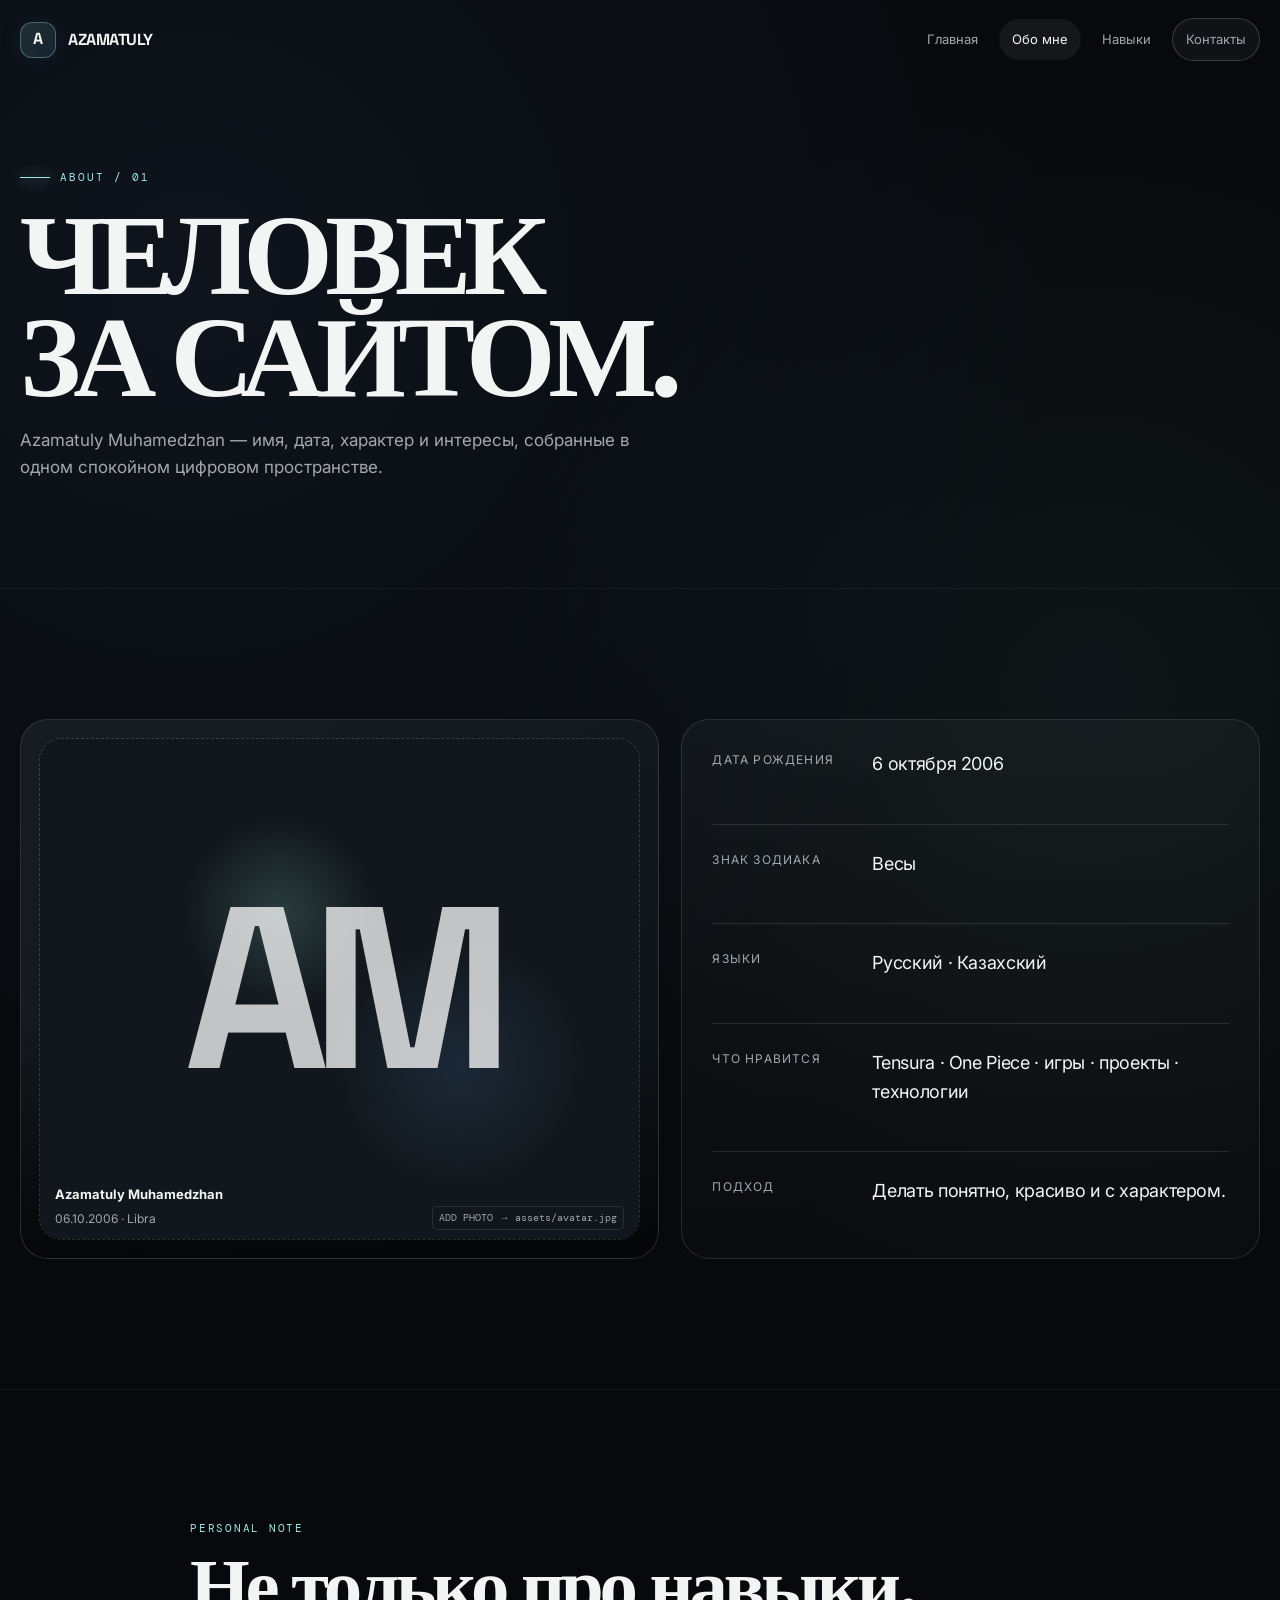
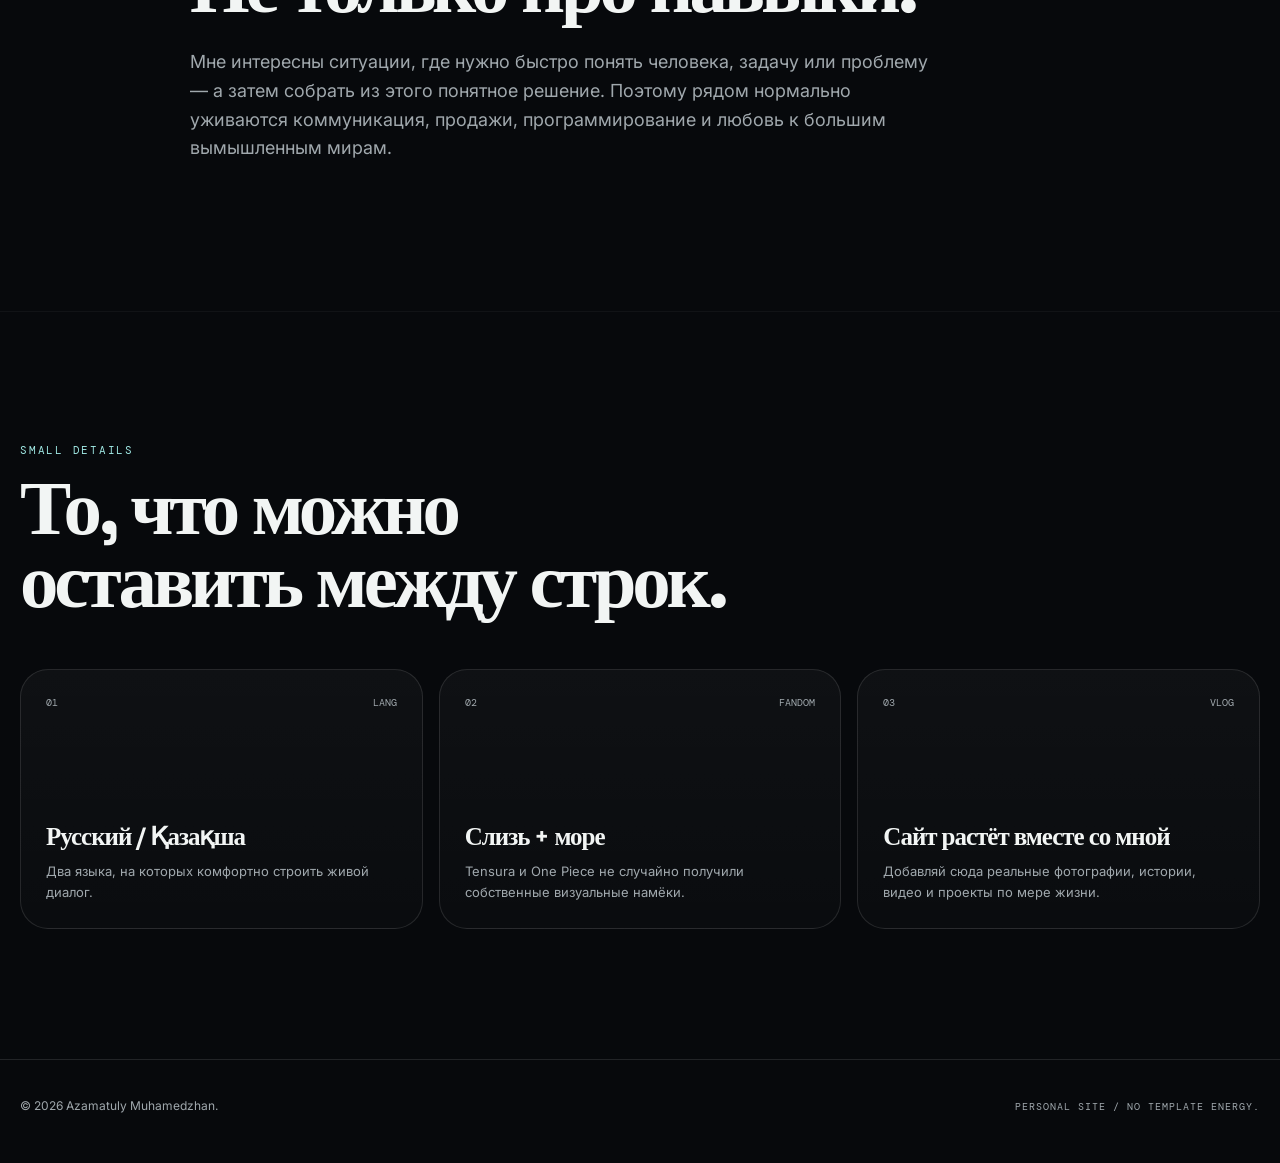
<file: about.html>
<!doctype html>
<html lang="ru"><head><meta charset="utf-8"><meta name="viewport" content="width=device-width,initial-scale=1"><meta name="theme-color" content="#07090c"><title>Обо мне — Azamatuly</title><link rel="icon" href="favicon.svg"><link rel="stylesheet" href="styles.css"></head>
<body data-page="about">
<nav class="site-nav"><div class="container nav-inner"><a class="brand" href="index.html"><span class="brand-mark"></span><span>AZAMATULY</span></a><div class="nav-links"><a data-page="home" href="index.html">Главная</a><a data-page="about" href="about.html">Обо мне</a><a data-page="skills" href="skills.html">Навыки</a><a data-page="contact" href="contact.html" class="nav-cta">Контакты</a></div><button class="menu-btn" aria-label="Открыть меню">☰</button></div></nav>
<main>
<section class="page-hero"><div class="container"><div class="eyebrow">ABOUT / 01</div><h1>ЧЕЛОВЕК<br>ЗА САЙТОМ.</h1><p>Azamatuly Muhamedzhan — имя, дата, характер и интересы, собранные в одном спокойном цифровом пространстве.</p></div></section>
<section class="section"><div class="container"><div class="profile-grid"><article class="photo-card reveal"><div class="photo-placeholder"><img src="assets/avatar.jpg" alt="Фото Azamatuly Muhamedzhan"><div class="avatar-fallback">AM</div></div><div class="photo-caption"><div><strong>Azamatuly Muhamedzhan</strong><span>06.10.2006 · Libra</span></div><div class="kbd">ADD PHOTO → assets/avatar.jpg</div></div></article><article class="data-card reveal" data-delay="1"><div class="data-row"><div class="data-label">Дата рождения</div><div class="data-value">6 октября 2006</div></div><div class="data-row"><div class="data-label">Знак зодиака</div><div class="data-value">Весы</div></div><div class="data-row"><div class="data-label">Языки</div><div class="data-value">Русский · Казахский</div></div><div class="data-row"><div class="data-label">Что нравится</div><div class="data-value">Tensura · One Piece · игры · проекты · технологии</div></div><div class="data-row"><div class="data-label">Подход</div><div class="data-value">Делать понятно, красиво и с характером.</div></div></article></div></div></section>
<section class="section"><div class="container narrow"><div class="kicker reveal">PERSONAL NOTE</div><h2 class="section-title reveal">Не только про навыки.</h2><p class="section-copy reveal" style="max-width:760px;font-size:18px;margin-top:26px;">Мне интересны ситуации, где нужно быстро понять человека, задачу или проблему — а затем собрать из этого понятное решение. Поэтому рядом нормально уживаются коммуникация, продажи, программирование и любовь к большим вымышленным мирам.</p></div></section>
<section class="section"><div class="container"><div class="section-head reveal"><div><div class="kicker">SMALL DETAILS</div><h2 class="section-title">То, что можно<br>оставить между строк.</h2></div></div><div class="journal-grid"><article class="journal-card reveal"><div class="topline"><span>01</span><span>LANG</span></div><div><h3>Русский / Қазақша</h3><p>Два языка, на которых комфортно строить живой диалог.</p></div></article><article class="journal-card reveal" data-delay="1"><div class="topline"><span>02</span><span>FANDOM</span></div><div><h3>Слизь + море</h3><p>Tensura и One Piece не случайно получили собственные визуальные намёки.</p></div></article><article class="journal-card reveal" data-delay="2"><div class="topline"><span>03</span><span>VLOG</span></div><div><h3>Сайт растёт вместе со мной</h3><p>Добавляй сюда реальные фотографии, истории, видео и проекты по мере жизни.</p></div></article></div></div></section>
</main>
<footer class="site-footer"><div class="container footer-grid"><div class="footer-left">© 2026 Azamatuly Muhamedzhan.</div><div class="footer-right">Personal site / no template energy.</div></div></footer><script src="script.js"></script></body></html>
</file>
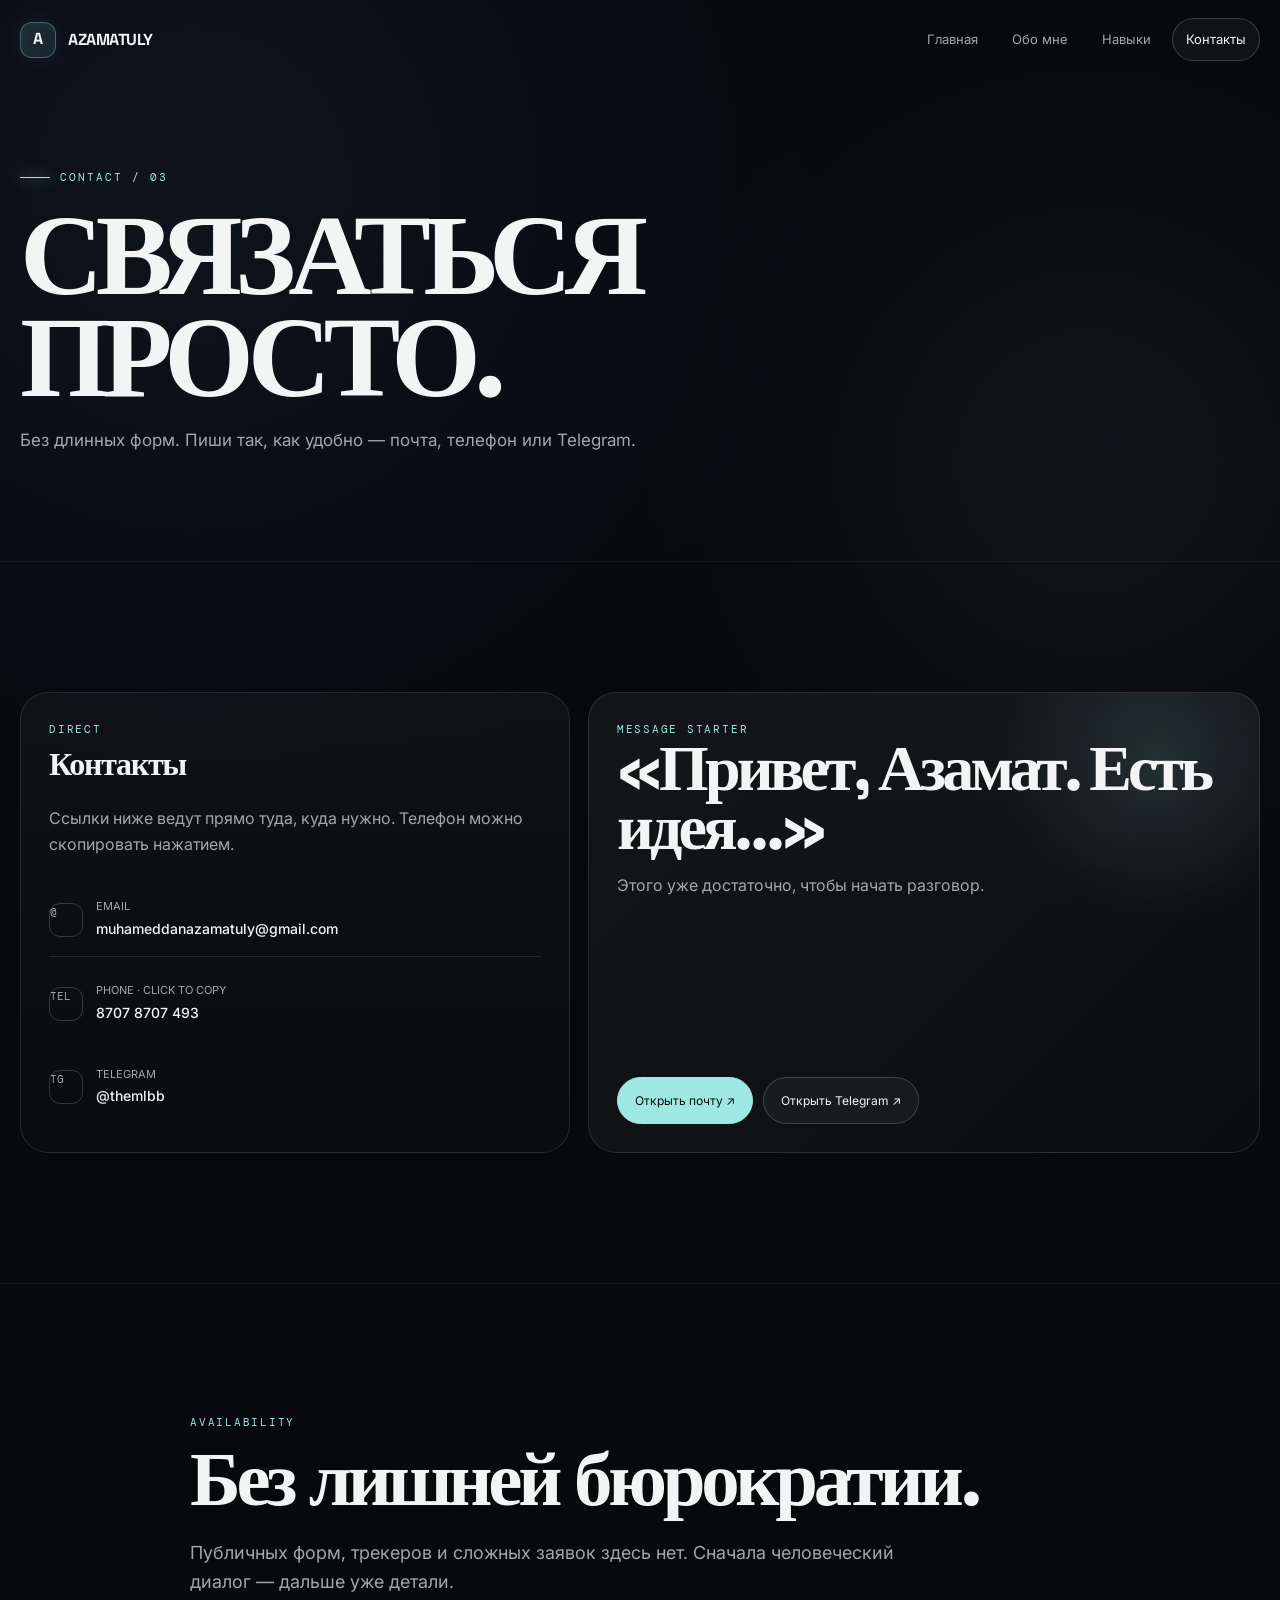
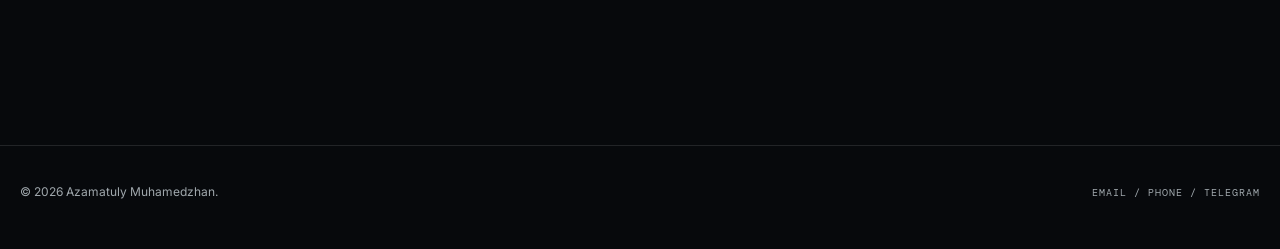
<file: contact.html>
<!doctype html>
<html lang="ru"><head><meta charset="utf-8"><meta name="viewport" content="width=device-width,initial-scale=1"><meta name="theme-color" content="#07090c"><title>Контакты — Azamatuly</title><link rel="icon" href="favicon.svg"><link rel="stylesheet" href="styles.css"></head>
<body data-page="contact">
<nav class="site-nav"><div class="container nav-inner"><a class="brand" href="index.html"><span class="brand-mark"></span><span>AZAMATULY</span></a><div class="nav-links"><a data-page="home" href="index.html">Главная</a><a data-page="about" href="about.html">Обо мне</a><a data-page="skills" href="skills.html">Навыки</a><a data-page="contact" href="contact.html" class="nav-cta">Контакты</a></div><button class="menu-btn" aria-label="Открыть меню">☰</button></div></nav>
<main><section class="page-hero"><div class="container"><div class="eyebrow">CONTACT / 03</div><h1>СВЯЗАТЬСЯ<br>ПРОСТО.</h1><p>Без длинных форм. Пиши так, как удобно — почта, телефон или Telegram.</p></div></section>
<section class="section"><div class="container"><div class="contact-grid"><article class="contact-card reveal"><div class="kicker">DIRECT</div><h3>Контакты</h3><p>Ссылки ниже ведут прямо туда, куда нужно. Телефон можно скопировать нажатием.</p><div class="contact-list"><a class="contact-item" href="mailto:muhameddanazamatuly@gmail.com"><span class="contact-icon">@</span><div><span>EMAIL</span><strong>muhameddanazamatuly@gmail.com</strong></div></a><button class="contact-item" data-copy="8707 8707 493" style="text-align:left;background:none;border:0;color:inherit;cursor:pointer;width:100%;"><span class="contact-icon">TEL</span><div><span>PHONE · CLICK TO COPY</span><strong>8707 8707 493</strong></div></button><a class="contact-item" href="https://t.me/themlbb" target="_blank" rel="noreferrer"><span class="contact-icon">TG</span><div><span>TELEGRAM</span><strong>@themlbb</strong></div></a></div></article><article class="contact-card cta-panel reveal" data-delay="1"><div><div class="kicker">MESSAGE STARTER</div><h2 class="cta-title">«Привет, Азамат. Есть идея…»</h2><p>Этого уже достаточно, чтобы начать разговор.</p></div><div class="button-row"><a class="btn primary" href="mailto:muhameddanazamatuly@gmail.com?subject=Привет, Азамат!">Открыть почту ↗</a><a class="btn" href="https://t.me/themlbb" target="_blank" rel="noreferrer">Открыть Telegram ↗</a></div></article></div></div></section>
<section class="section"><div class="container narrow"><div class="kicker reveal">AVAILABILITY</div><h2 class="section-title reveal">Без лишней бюрократии.</h2><p class="section-copy reveal" style="font-size:18px;max-width:740px;margin-top:24px;">Публичных форм, трекеров и сложных заявок здесь нет. Сначала человеческий диалог — дальше уже детали.</p></div></section>
</main><footer class="site-footer"><div class="container footer-grid"><div class="footer-left">© 2026 Azamatuly Muhamedzhan.</div><div class="footer-right">Email / Phone / Telegram</div></div></footer><div class="toast" role="status" aria-live="polite"></div><script src="script.js"></script></body></html>
</file>
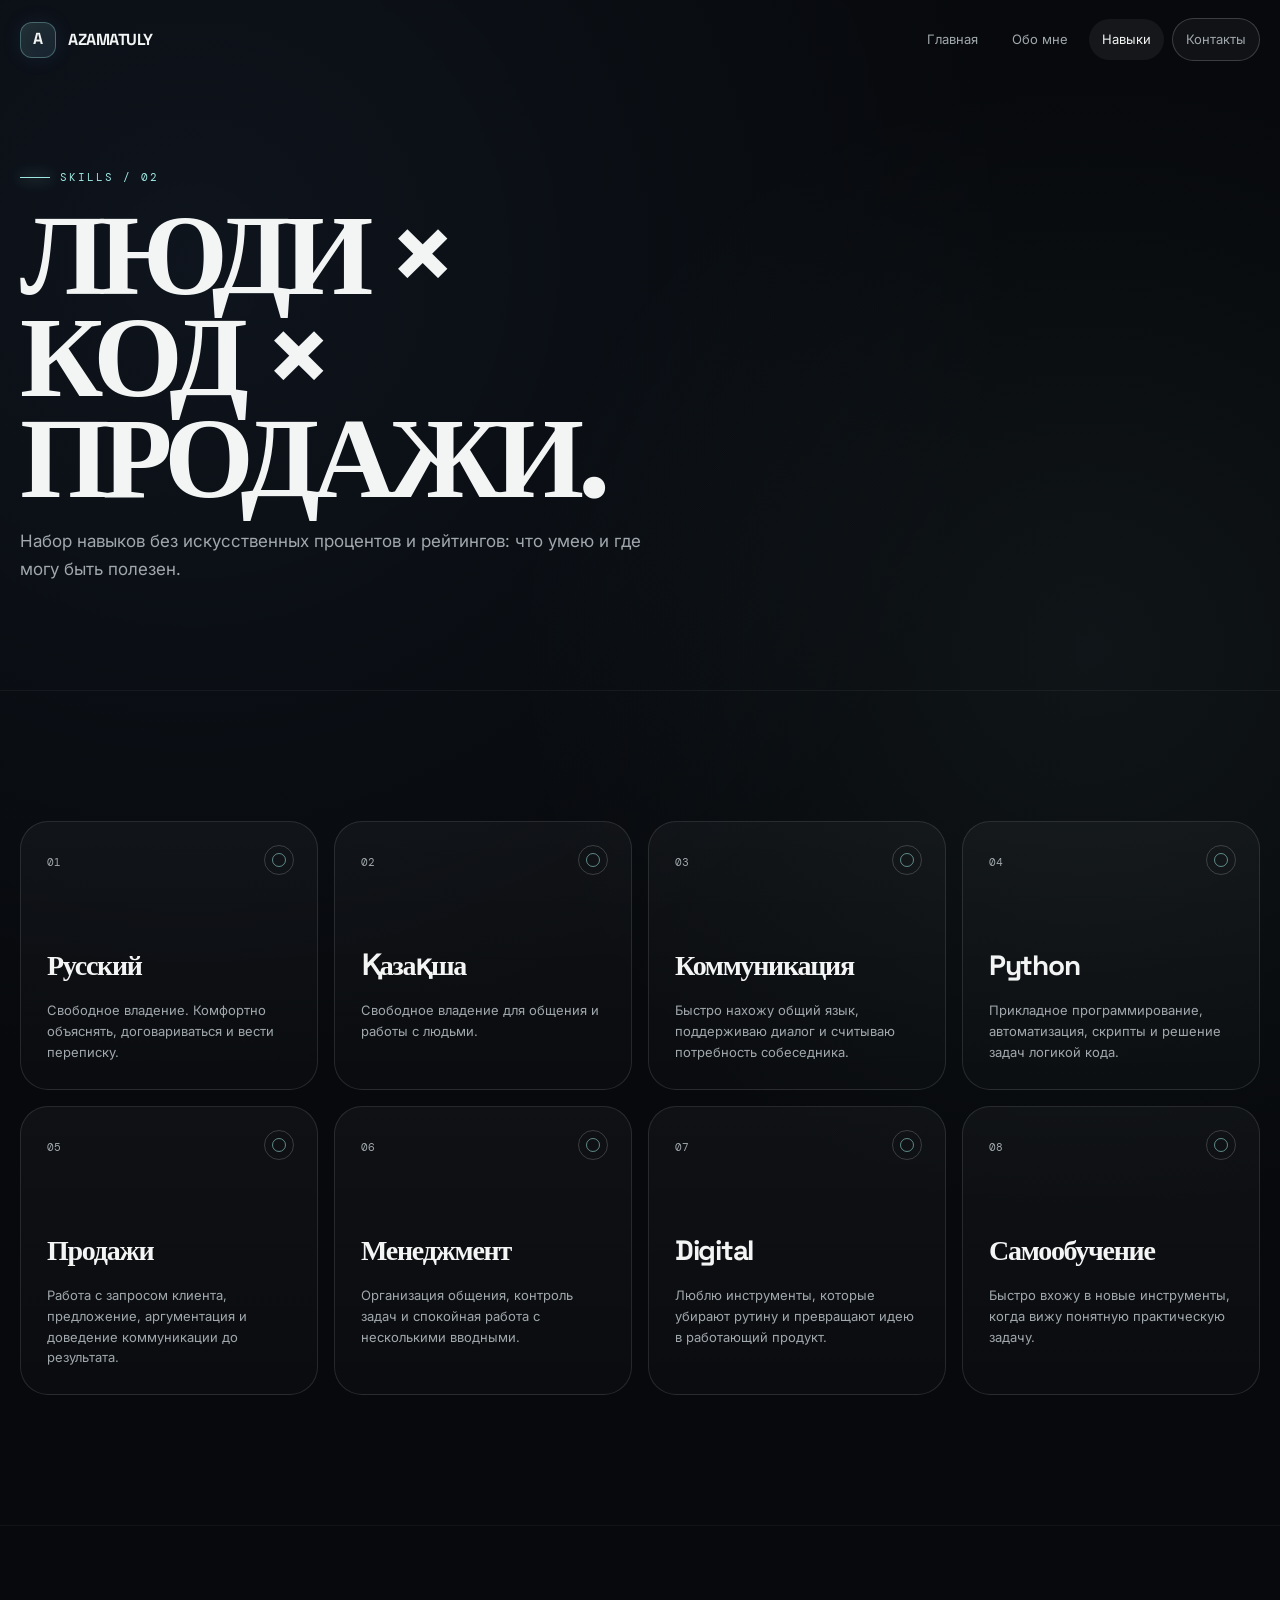
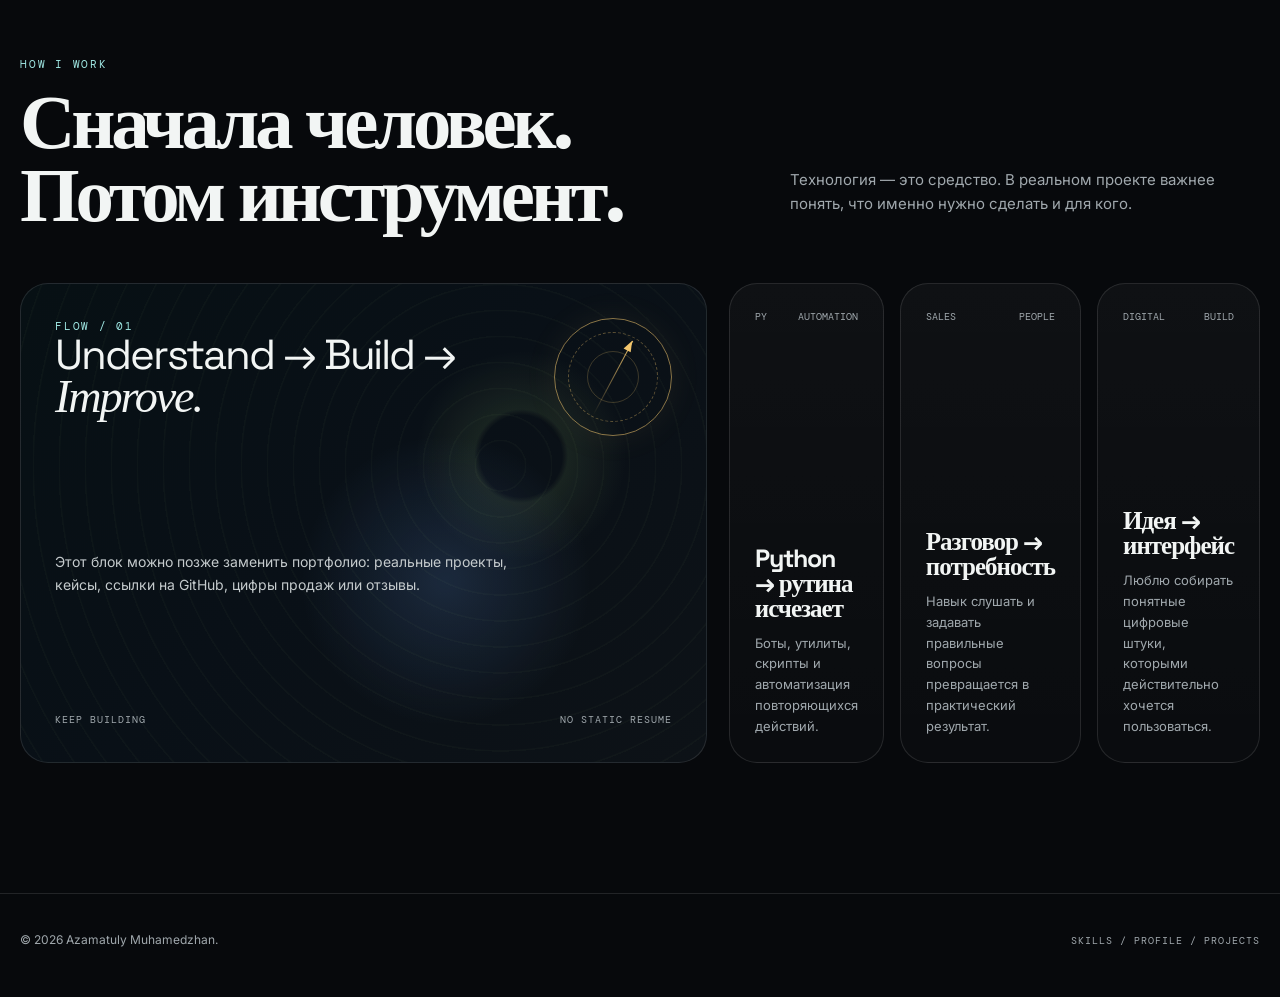
<file: skills.html>
<!doctype html>
<html lang="ru"><head><meta charset="utf-8"><meta name="viewport" content="width=device-width,initial-scale=1"><meta name="theme-color" content="#07090c"><title>Навыки — Azamatuly</title><link rel="icon" href="favicon.svg"><link rel="stylesheet" href="styles.css"></head>
<body data-page="skills">
<nav class="site-nav"><div class="container nav-inner"><a class="brand" href="index.html"><span class="brand-mark"></span><span>AZAMATULY</span></a><div class="nav-links"><a data-page="home" href="index.html">Главная</a><a data-page="about" href="about.html">Обо мне</a><a data-page="skills" href="skills.html">Навыки</a><a data-page="contact" href="contact.html" class="nav-cta">Контакты</a></div><button class="menu-btn" aria-label="Открыть меню">☰</button></div></nav>
<main><section class="page-hero"><div class="container"><div class="eyebrow">SKILLS / 02</div><h1>ЛЮДИ ×<br>КОД ×<br>ПРОДАЖИ.</h1><p>Набор навыков без искусственных процентов и рейтингов: что умею и где могу быть полезен.</p></div></section>
<section class="section"><div class="container"><div class="skill-grid"><article class="skill-card reveal"><span class="skill-index">01</span><span class="signal"></span><h3>Русский</h3><p>Свободное владение. Комфортно объяснять, договариваться и вести переписку.</p></article><article class="skill-card reveal" data-delay="1"><span class="skill-index">02</span><span class="signal"></span><h3>Қазақша</h3><p>Свободное владение для общения и работы с людьми.</p></article><article class="skill-card reveal" data-delay="2"><span class="skill-index">03</span><span class="signal"></span><h3>Коммуникация</h3><p>Быстро нахожу общий язык, поддерживаю диалог и считываю потребность собеседника.</p></article><article class="skill-card reveal" data-delay="3"><span class="skill-index">04</span><span class="signal"></span><h3>Python</h3><p>Прикладное программирование, автоматизация, скрипты и решение задач логикой кода.</p></article><article class="skill-card reveal"><span class="skill-index">05</span><span class="signal"></span><h3>Продажи</h3><p>Работа с запросом клиента, предложение, аргументация и доведение коммуникации до результата.</p></article><article class="skill-card reveal" data-delay="1"><span class="skill-index">06</span><span class="signal"></span><h3>Менеджмент</h3><p>Организация общения, контроль задач и спокойная работа с несколькими вводными.</p></article><article class="skill-card reveal" data-delay="2"><span class="skill-index">07</span><span class="signal"></span><h3>Digital</h3><p>Люблю инструменты, которые убирают рутину и превращают идею в работающий продукт.</p></article><article class="skill-card reveal" data-delay="3"><span class="skill-index">08</span><span class="signal"></span><h3>Самообучение</h3><p>Быстро вхожу в новые инструменты, когда вижу понятную практическую задачу.</p></article></div></div></section>
<section class="section"><div class="container"><div class="section-head reveal"><div><div class="kicker">HOW I WORK</div><h2 class="section-title">Сначала человек.<br>Потом инструмент.</h2></div><p class="section-copy">Технология — это средство. В реальном проекте важнее понять, что именно нужно сделать и для кого.</p></div><div class="easter-grid"><article class="world-card reveal"><div class="world-content"><div class="world-top"><div><div class="kicker">FLOW / 01</div><div class="world-title">Understand → Build → <em>Improve.</em></div></div><div class="compass" aria-hidden="true"><div class="needle"></div></div></div><p class="world-copy">Этот блок можно позже заменить портфолио: реальные проекты, кейсы, ссылки на GitHub, цифры продаж или отзывы.</p><div class="world-note"><span>KEEP BUILDING</span><span>NO STATIC RESUME</span></div></div></article><div class="journal-grid"><article class="journal-card reveal" data-delay="1"><div class="topline"><span>PY</span><span>AUTOMATION</span></div><div><h3>Python → рутина исчезает</h3><p>Боты, утилиты, скрипты и автоматизация повторяющихся действий.</p></div></article><article class="journal-card reveal" data-delay="2"><div class="topline"><span>SALES</span><span>PEOPLE</span></div><div><h3>Разговор → потребность</h3><p>Навык слушать и задавать правильные вопросы превращается в практический результат.</p></div></article><article class="journal-card reveal" data-delay="3"><div class="topline"><span>DIGITAL</span><span>BUILD</span></div><div><h3>Идея → интерфейс</h3><p>Люблю собирать понятные цифровые штуки, которыми действительно хочется пользоваться.</p></div></article></div></div></div></section>
</main><footer class="site-footer"><div class="container footer-grid"><div class="footer-left">© 2026 Azamatuly Muhamedzhan.</div><div class="footer-right">Skills / profile / projects</div></div></footer><script src="script.js"></script></body></html>
</file>
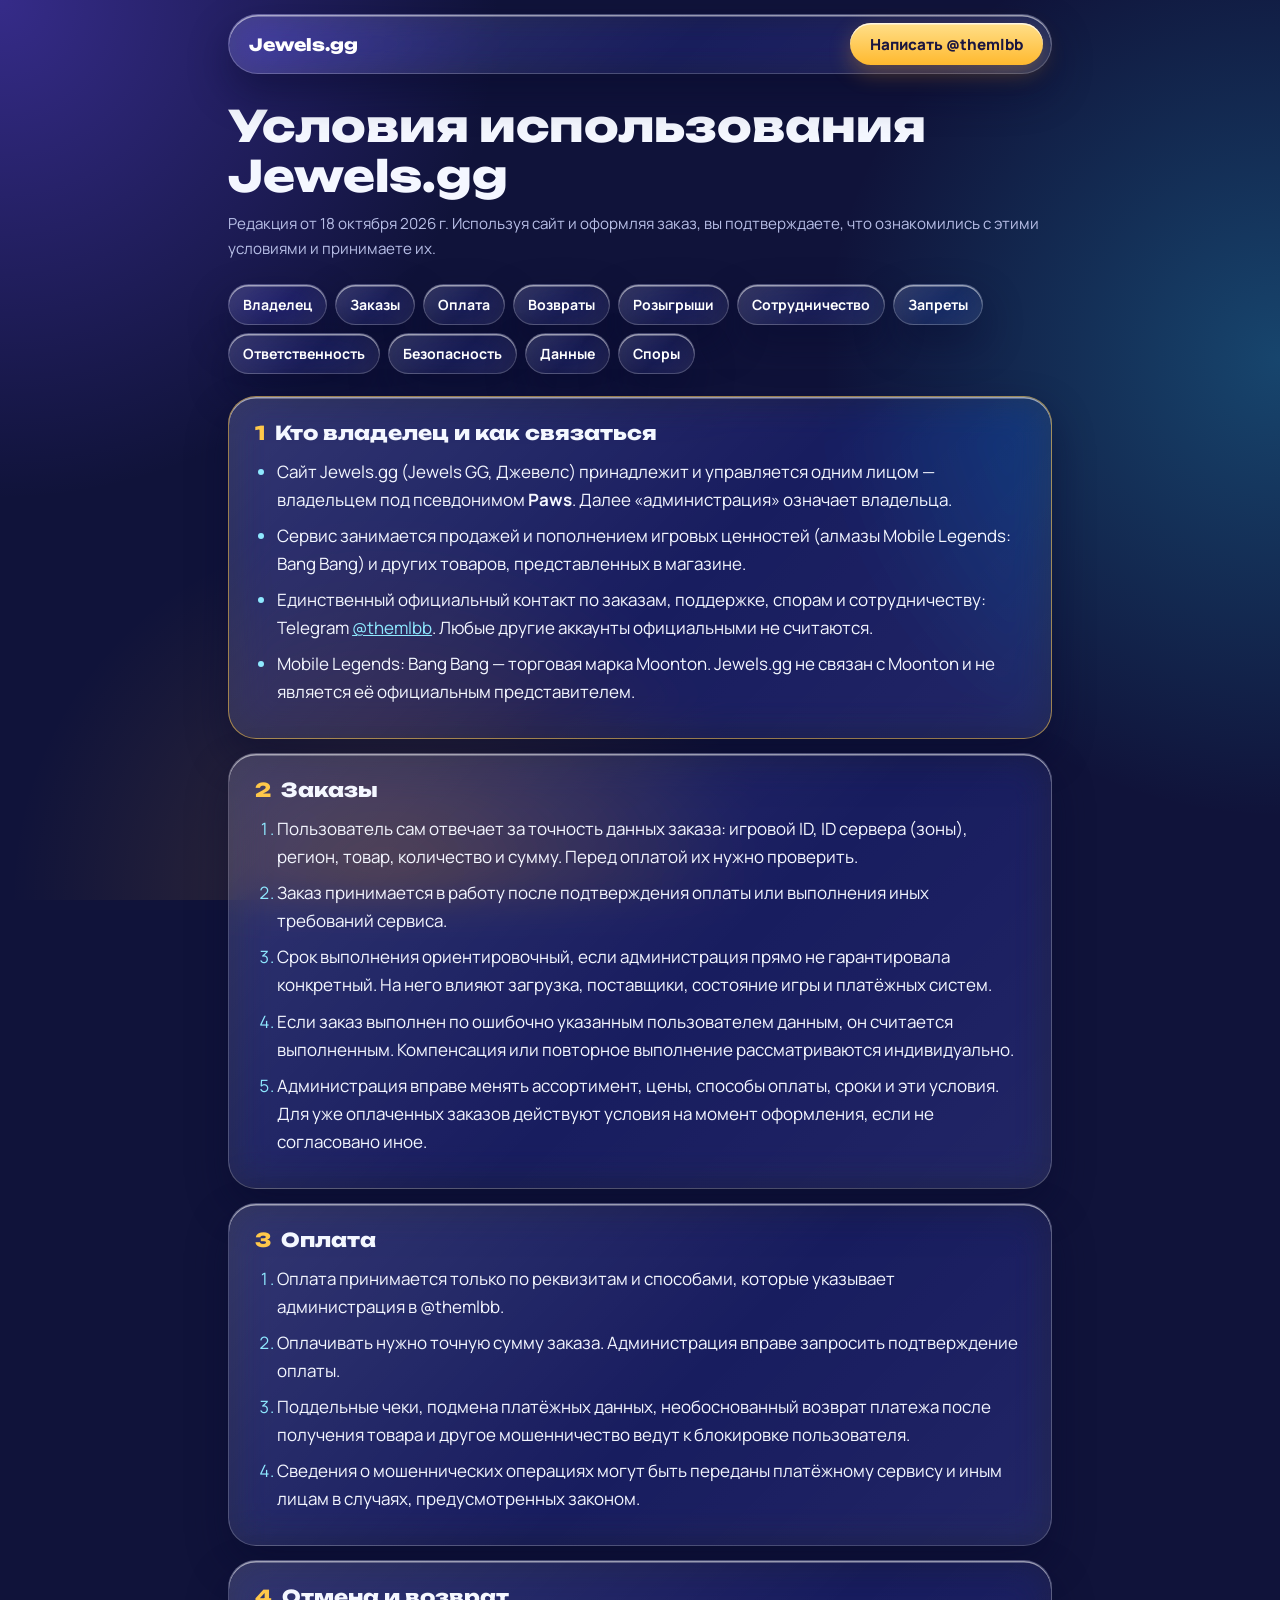
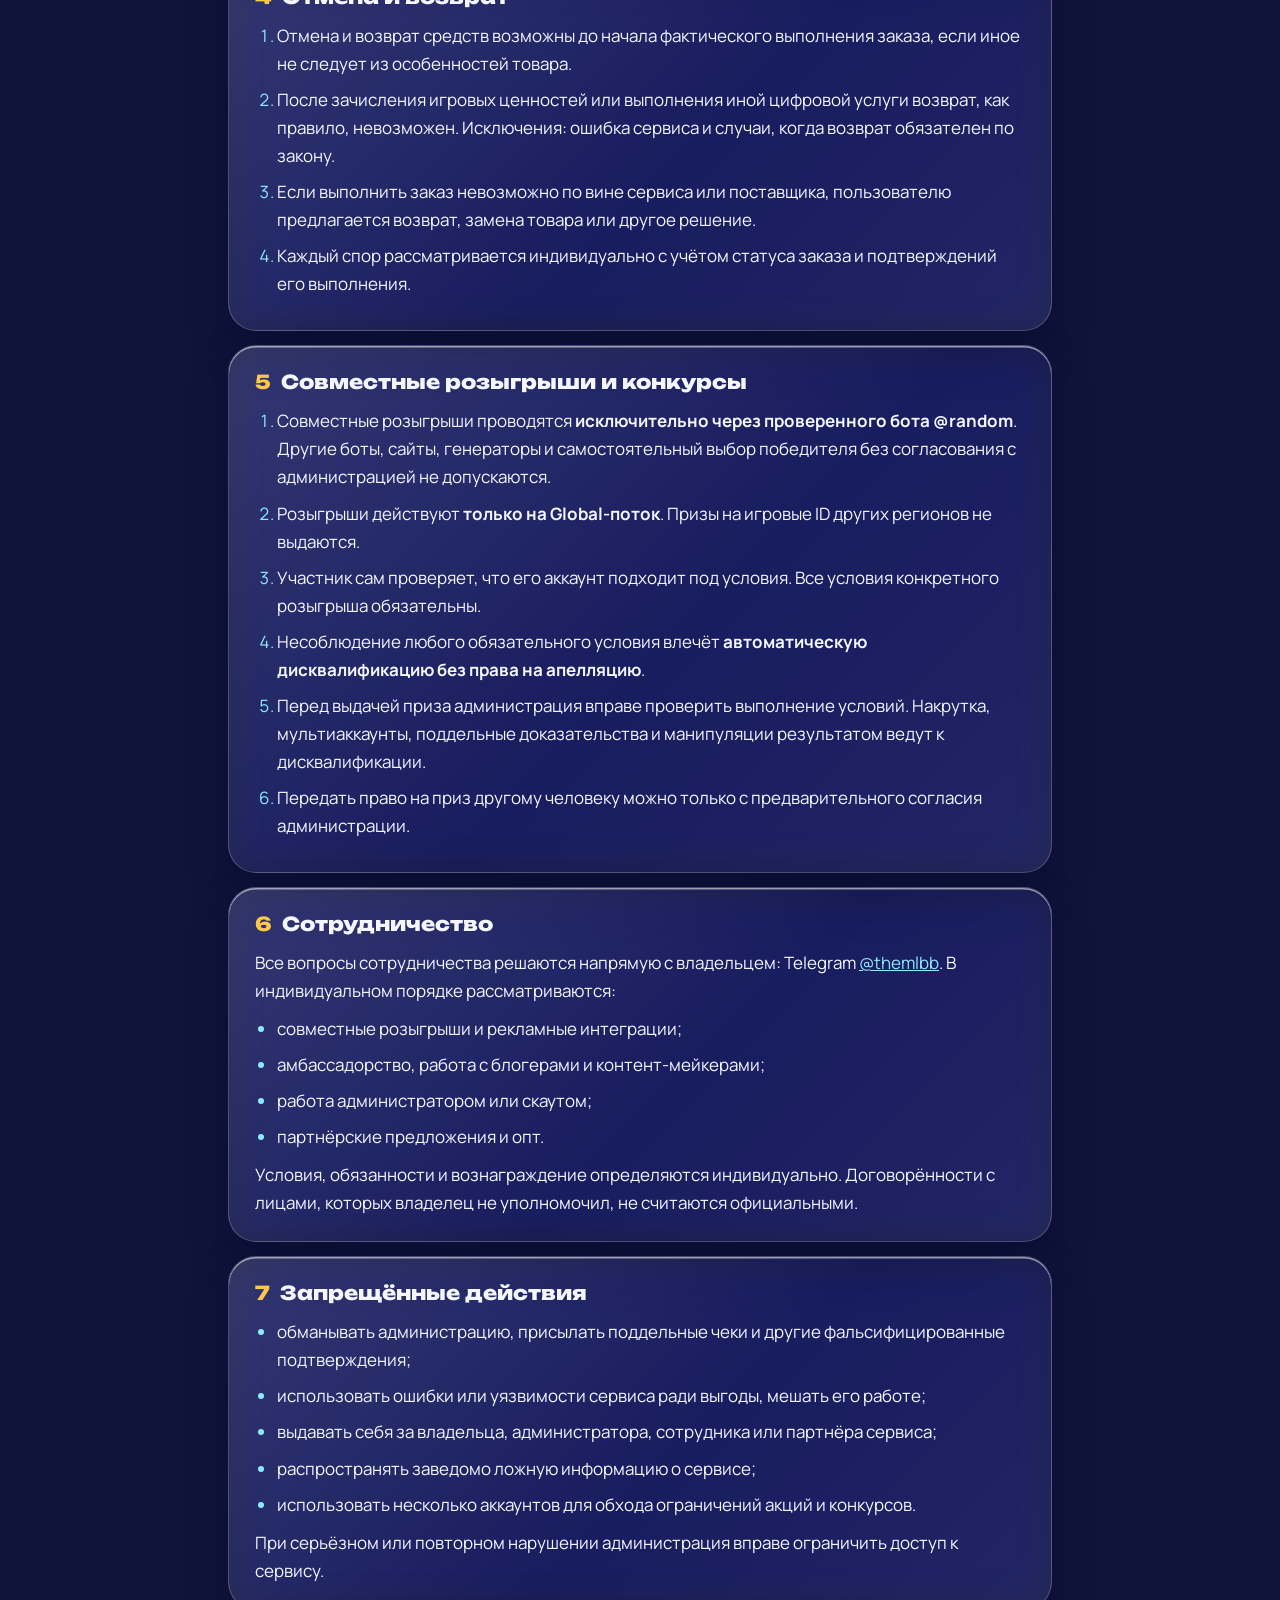
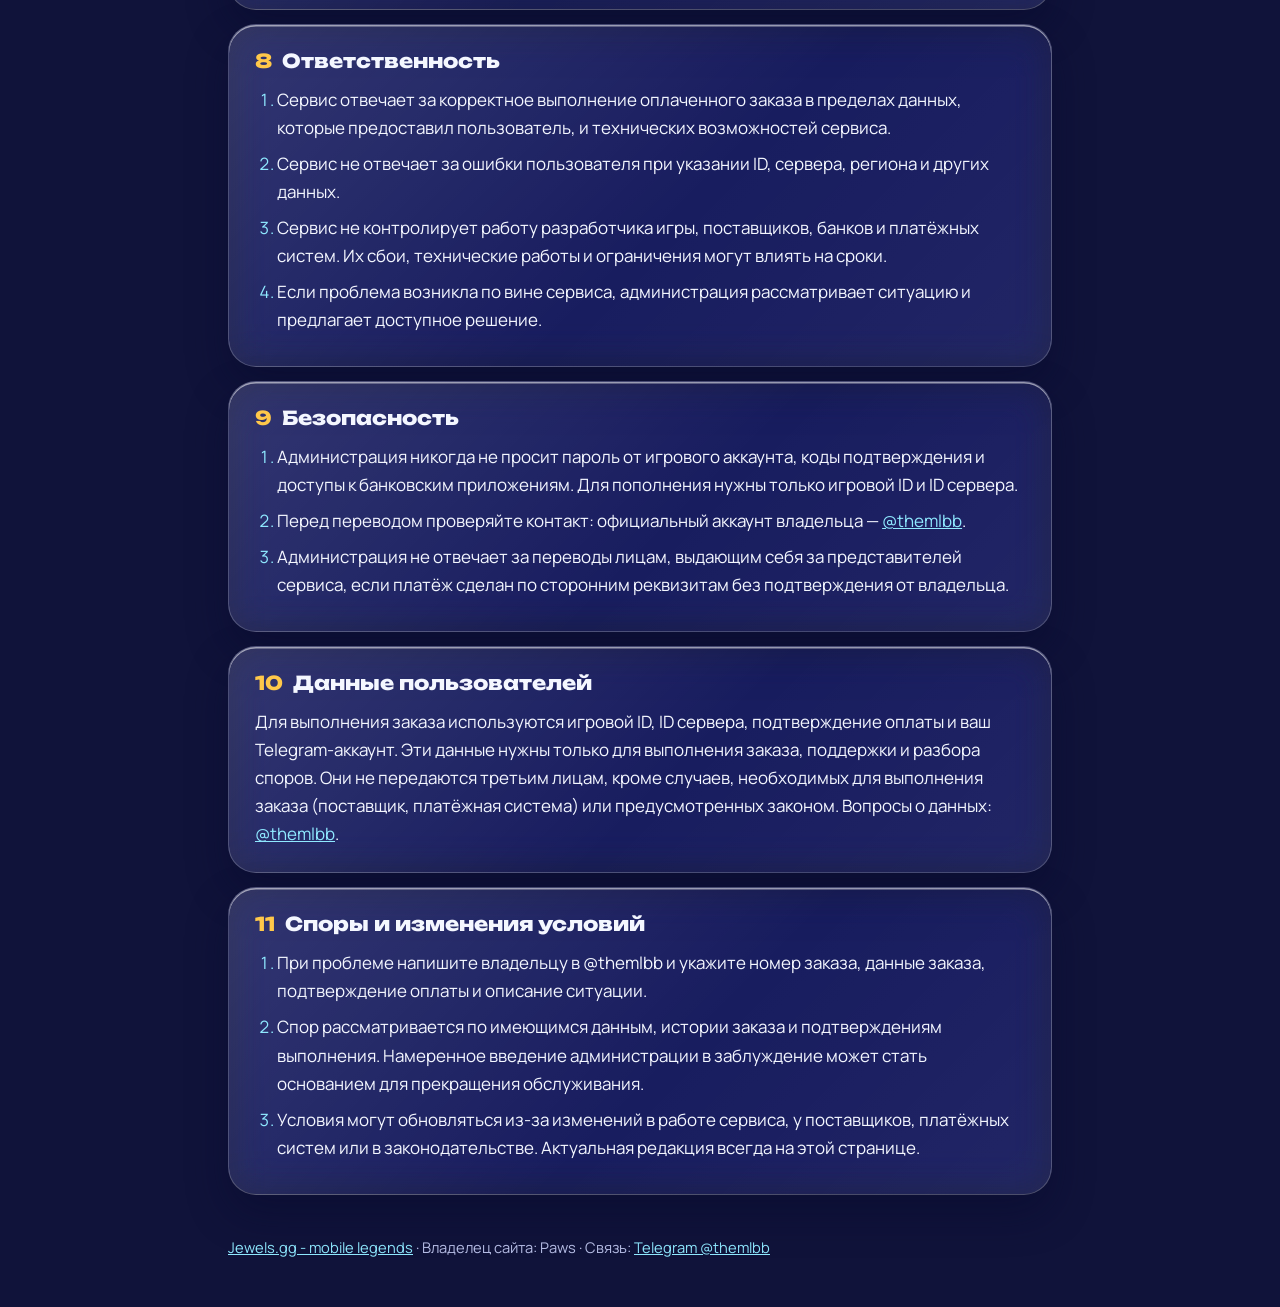
<file: terms.html>
<!DOCTYPE html>
<html lang="ru">
<head>
<meta charset="utf-8">
<meta name="viewport" content="width=device-width, initial-scale=1, viewport-fit=cover">
<title>Условия использования — Jewels.gg - mobile legends</title>
<meta name="description" content="Условия использования Jewels.gg (Jewels GG, Джевелс): заказ и оплата алмазов Mobile Legends, возвраты, розыгрыши, безопасность. Сайт принадлежит владельцу Paws, связь: Telegram @themlbb.">
<meta name="robots" content="index, follow, max-image-preview:large">
<meta name="theme-color" content="#10133A">
<link rel="canonical" href="https://jewels.gg/terms.html">
<meta property="og:type" content="article">
<meta property="og:site_name" content="Jewels.gg">
<meta property="og:locale" content="ru_RU">
<meta property="og:title" content="Условия использования — Jewels.gg">
<meta property="og:description" content="Правила заказа, оплаты, возвратов и розыгрышей на Jewels.gg. Владелец: Paws, связь: Telegram @themlbb.">
<meta property="og:url" content="https://jewels.gg/terms.html">
<link rel="icon" href="data:image/svg+xml,%3Csvg xmlns='http://www.w3.org/2000/svg' viewBox='0 0 64 64'%3E%3Cpath d='M32 58 6 24l9-14h34l9 14z' fill='%238FE9FF'/%3E%3Cpath d='M6 24h52L32 58z' fill='%232B2F9E'/%3E%3C/svg%3E">
<link rel="preconnect" href="https://fonts.googleapis.com"><link rel="preconnect" href="https://fonts.gstatic.com" crossorigin>
<link href="https://fonts.googleapis.com/css2?family=Unbounded:wght@500;800&family=Manrope:wght@400;600;800&display=swap" rel="stylesheet">
<script type="application/ld+json">
{"@context":"https://schema.org","@graph":[
{"@type":"WebPage","@id":"https://jewels.gg/terms.html#page","url":"https://jewels.gg/terms.html","name":"Условия использования Jewels.gg","inLanguage":"ru","dateModified":"2026-10-18","isPartOf":{"@id":"https://jewels.gg/#site"},"publisher":{"@id":"https://jewels.gg/#org"}},
{"@type":"BreadcrumbList","itemListElement":[{"@type":"ListItem","position":1,"name":"Jewels.gg","item":"https://jewels.gg/"},{"@type":"ListItem","position":2,"name":"Условия использования","item":"https://jewels.gg/terms.html"}]}
]}
</script>
<style>
:root{--night:#10133A;--deep:#181C5C;--ice:#8FE9FF;--gold:#FFC84A;--mute:#B7BEE6;--display:"Unbounded","Arial Black",system-ui,sans-serif;--body:"Manrope",system-ui,-apple-system,"Segoe UI",Arial,sans-serif}
*{box-sizing:border-box;margin:0}
html{scroll-behavior:smooth;scroll-padding-top:20px}
body{background:radial-gradient(60vmax 60vmax at 0% 0%,rgba(110,80,255,.4),transparent 65%) fixed,radial-gradient(55vmax 55vmax at 100% 40%,rgba(41,199,242,.28),transparent 65%) fixed,radial-gradient(45vmax 45vmax at 30% 100%,rgba(255,176,46,.16),transparent 65%) fixed,var(--night);color:#F4F7FF;font:400 1.0625rem/1.65 var(--body);padding:env(safe-area-inset-top) 0 env(safe-area-inset-bottom)}
a{color:var(--ice)}
:focus-visible{outline:3px solid var(--gold);outline-offset:3px;border-radius:6px}
.wrap{max-width:860px;margin:0 auto;padding:0 18px}
.bar{display:flex;align-items:center;justify-content:space-between;margin:14px auto 28px;padding:8px 8px 8px 20px;border-radius:999px}
.logo{font:800 1.05rem var(--display);color:#fff;text-decoration:none}
.btn{display:inline-flex;align-items:center;min-height:42px;padding:0 20px;border-radius:999px;background:linear-gradient(180deg,#FFDF8A,#FFB92E);color:#1B1640;font:800 .95rem var(--body);text-decoration:none;box-shadow:inset 0 1.5px 0 rgba(255,255,255,.75),0 8px 22px rgba(255,170,30,.3)}
.glass{background:linear-gradient(135deg,rgba(255,255,255,.16),rgba(255,255,255,.05) 55%,rgba(255,255,255,.09));-webkit-backdrop-filter:blur(20px) saturate(1.8);backdrop-filter:blur(20px) saturate(1.8);border:1px solid rgba(255,255,255,.2);box-shadow:inset 0 1.5px 0 rgba(255,255,255,.55),0 18px 40px rgba(6,8,44,.45)}
h1{font:800 clamp(1.7rem,6vw,2.7rem)/1.15 var(--display);margin-bottom:10px}
.meta{color:var(--mute);font-size:.95rem;margin-bottom:22px}
.toc{display:flex;flex-wrap:wrap;gap:8px;margin-bottom:22px}
.toc a{padding:8px 14px;border-radius:999px;font-weight:700;font-size:.88rem;text-decoration:none;color:#fff}
.card{border-radius:28px;padding:24px 26px;margin-bottom:14px}
h2{font:800 1.2rem/1.3 var(--display);margin-bottom:12px}
h2 span{color:var(--gold);margin-right:.5em}
ol,ul{padding-left:1.3em}li{margin-bottom:8px}li::marker{color:var(--ice)}
p+p,p+ul,ul+p{margin-top:10px}
.owner{border-color:rgba(255,200,74,.55)}
footer{padding:26px 0 48px;color:var(--mute);font-size:.92rem}
@media(prefers-reduced-transparency:reduce){.glass{background:rgba(24,28,92,.94);-webkit-backdrop-filter:none;backdrop-filter:none}}
</style>
</head>
<body>
<div class="wrap">
<header class="bar glass"><a class="logo" href="/">Jewels.gg</a><a class="btn" href="https://t.me/themlbb" rel="noopener">Написать @themlbb</a></header>
<main>
<h1>Условия использования Jewels.gg</h1>
<p class="meta">Редакция от 18 октября 2026 г. Используя сайт и оформляя заказ, вы подтверждаете, что ознакомились с этими условиями и принимаете их.</p>
<nav class="toc" aria-label="Содержание"><a class="glass" href="#owner">Владелец</a><a class="glass" href="#orders">Заказы</a><a class="glass" href="#payment">Оплата</a><a class="glass" href="#refunds">Возвраты</a><a class="glass" href="#giveaways">Розыгрыши</a><a class="glass" href="#coop">Сотрудничество</a><a class="glass" href="#rules">Запреты</a><a class="glass" href="#liability">Ответственность</a><a class="glass" href="#safety">Безопасность</a><a class="glass" href="#data">Данные</a><a class="glass" href="#disputes">Споры</a></nav>

<section id="owner" class="card glass owner"><h2><span>1</span>Кто владелец и как связаться</h2>
<ul>
<li>Сайт Jewels.gg (Jewels GG, Джевелс) принадлежит и управляется одним лицом — владельцем под псевдонимом <strong>Paws</strong>. Далее «администрация» означает владельца.</li>
<li>Сервис занимается продажей и пополнением игровых ценностей (алмазы Mobile Legends: Bang Bang) и других товаров, представленных в магазине.</li>
<li>Единственный официальный контакт по заказам, поддержке, спорам и сотрудничеству: Telegram <a href="https://t.me/themlbb" rel="noopener">@themlbb</a>. Любые другие аккаунты официальными не считаются.</li>
<li>Mobile Legends: Bang Bang — торговая марка Moonton. Jewels.gg не связан с Moonton и не является её официальным представителем.</li>
</ul></section>

<section id="orders" class="card glass"><h2><span>2</span>Заказы</h2>
<ol>
<li>Пользователь сам отвечает за точность данных заказа: игровой ID, ID сервера (зоны), регион, товар, количество и сумму. Перед оплатой их нужно проверить.</li>
<li>Заказ принимается в работу после подтверждения оплаты или выполнения иных требований сервиса.</li>
<li>Срок выполнения ориентировочный, если администрация прямо не гарантировала конкретный. На него влияют загрузка, поставщики, состояние игры и платёжных систем.</li>
<li>Если заказ выполнен по ошибочно указанным пользователем данным, он считается выполненным. Компенсация или повторное выполнение рассматриваются индивидуально.</li>
<li>Администрация вправе менять ассортимент, цены, способы оплаты, сроки и эти условия. Для уже оплаченных заказов действуют условия на момент оформления, если не согласовано иное.</li>
</ol></section>

<section id="payment" class="card glass"><h2><span>3</span>Оплата</h2>
<ol>
<li>Оплата принимается только по реквизитам и способами, которые указывает администрация в @themlbb.</li>
<li>Оплачивать нужно точную сумму заказа. Администрация вправе запросить подтверждение оплаты.</li>
<li>Поддельные чеки, подмена платёжных данных, необоснованный возврат платежа после получения товара и другое мошенничество ведут к блокировке пользователя.</li>
<li>Сведения о мошеннических операциях могут быть переданы платёжному сервису и иным лицам в случаях, предусмотренных законом.</li>
</ol></section>

<section id="refunds" class="card glass"><h2><span>4</span>Отмена и возврат</h2>
<ol>
<li>Отмена и возврат средств возможны до начала фактического выполнения заказа, если иное не следует из особенностей товара.</li>
<li>После зачисления игровых ценностей или выполнения иной цифровой услуги возврат, как правило, невозможен. Исключения: ошибка сервиса и случаи, когда возврат обязателен по закону.</li>
<li>Если выполнить заказ невозможно по вине сервиса или поставщика, пользователю предлагается возврат, замена товара или другое решение.</li>
<li>Каждый спор рассматривается индивидуально с учётом статуса заказа и подтверждений его выполнения.</li>
</ol></section>

<section id="giveaways" class="card glass"><h2><span>5</span>Совместные розыгрыши и конкурсы</h2>
<ol>
<li>Совместные розыгрыши проводятся <strong>исключительно через проверенного бота @random</strong>. Другие боты, сайты, генераторы и самостоятельный выбор победителя без согласования с администрацией не допускаются.</li>
<li>Розыгрыши действуют <strong>только на Global-поток</strong>. Призы на игровые ID других регионов не выдаются.</li>
<li>Участник сам проверяет, что его аккаунт подходит под условия. Все условия конкретного розыгрыша обязательны.</li>
<li>Несоблюдение любого обязательного условия влечёт <strong>автоматическую дисквалификацию без права на апелляцию</strong>.</li>
<li>Перед выдачей приза администрация вправе проверить выполнение условий. Накрутка, мультиаккаунты, поддельные доказательства и манипуляции результатом ведут к дисквалификации.</li>
<li>Передать право на приз другому человеку можно только с предварительного согласия администрации.</li>
</ol></section>

<section id="coop" class="card glass"><h2><span>6</span>Сотрудничество</h2>
<p>Все вопросы сотрудничества решаются напрямую с владельцем: Telegram <a href="https://t.me/themlbb" rel="noopener">@themlbb</a>. В индивидуальном порядке рассматриваются:</p>
<ul><li>совместные розыгрыши и рекламные интеграции;</li><li>амбассадорство, работа с блогерами и контент-мейкерами;</li><li>работа администратором или скаутом;</li><li>партнёрские предложения и опт.</li></ul>
<p>Условия, обязанности и вознаграждение определяются индивидуально. Договорённости с лицами, которых владелец не уполномочил, не считаются официальными.</p></section>

<section id="rules" class="card glass"><h2><span>7</span>Запрещённые действия</h2>
<ul>
<li>обманывать администрацию, присылать поддельные чеки и другие фальсифицированные подтверждения;</li>
<li>использовать ошибки или уязвимости сервиса ради выгоды, мешать его работе;</li>
<li>выдавать себя за владельца, администратора, сотрудника или партнёра сервиса;</li>
<li>распространять заведомо ложную информацию о сервисе;</li>
<li>использовать несколько аккаунтов для обхода ограничений акций и конкурсов.</li>
</ul>
<p>При серьёзном или повторном нарушении администрация вправе ограничить доступ к сервису.</p></section>

<section id="liability" class="card glass"><h2><span>8</span>Ответственность</h2>
<ol>
<li>Сервис отвечает за корректное выполнение оплаченного заказа в пределах данных, которые предоставил пользователь, и технических возможностей сервиса.</li>
<li>Сервис не отвечает за ошибки пользователя при указании ID, сервера, региона и других данных.</li>
<li>Сервис не контролирует работу разработчика игры, поставщиков, банков и платёжных систем. Их сбои, технические работы и ограничения могут влиять на сроки.</li>
<li>Если проблема возникла по вине сервиса, администрация рассматривает ситуацию и предлагает доступное решение.</li>
</ol></section>

<section id="safety" class="card glass"><h2><span>9</span>Безопасность</h2>
<ol>
<li>Администрация никогда не просит пароль от игрового аккаунта, коды подтверждения и доступы к банковским приложениям. Для пополнения нужны только игровой ID и ID сервера.</li>
<li>Перед переводом проверяйте контакт: официальный аккаунт владельца — <a href="https://t.me/themlbb" rel="noopener">@themlbb</a>.</li>
<li>Администрация не отвечает за переводы лицам, выдающим себя за представителей сервиса, если платёж сделан по сторонним реквизитам без подтверждения от владельца.</li>
</ol></section>

<section id="data" class="card glass"><h2><span>10</span>Данные пользователей</h2>
<p>Для выполнения заказа используются игровой ID, ID сервера, подтверждение оплаты и ваш Telegram-аккаунт. Эти данные нужны только для выполнения заказа, поддержки и разбора споров. Они не передаются третьим лицам, кроме случаев, необходимых для выполнения заказа (поставщик, платёжная система) или предусмотренных законом. Вопросы о данных: <a href="https://t.me/themlbb" rel="noopener">@themlbb</a>.</p></section>

<section id="disputes" class="card glass"><h2><span>11</span>Споры и изменения условий</h2>
<ol>
<li>При проблеме напишите владельцу в @themlbb и укажите номер заказа, данные заказа, подтверждение оплаты и описание ситуации.</li>
<li>Спор рассматривается по имеющимся данным, истории заказа и подтверждениям выполнения. Намеренное введение администрации в заблуждение может стать основанием для прекращения обслуживания.</li>
<li>Условия могут обновляться из-за изменений в работе сервиса, у поставщиков, платёжных систем или в законодательстве. Актуальная редакция всегда на этой странице.</li>
</ol></section>
</main>
<footer><p><a href="/">Jewels.gg - mobile legends</a> · Владелец сайта: Paws · Связь: <a href="https://t.me/themlbb" rel="noopener">Telegram @themlbb</a></p></footer>
</div>
</body>
</html>
</file>
<file: styles.css>
@import url('https://fonts.googleapis.com/css2?family=DM+Mono:wght@400;500&family=Inter:wght@400;500;600;700&family=Space+Grotesk:wght@400;500;600;700&display=swap');

:root {
  --bg: #07090c;
  --bg-2: #0b0e12;
  --panel: rgba(16, 20, 25, .72);
  --panel-solid: #101419;
  --text: #f2f5f4;
  --muted: #a0a8ad;
  --line: rgba(255,255,255,.11);
  --line-strong: rgba(255,255,255,.18);
  --cyan: #9fe7e3;
  --blue: #72a9ff;
  --lime: #c9ff8f;
  --gold: #f2c66d;
  --danger: #ff7f87;
  --radius: 28px;
  --max: 1240px;
  --ease: cubic-bezier(.22,.61,.36,1);
  --nav-h: 80px;
}

* { box-sizing: border-box; }
html { scroll-behavior: smooth; }
body {
  margin: 0;
  background:
    radial-gradient(circle at 15% 10%, rgba(114,169,255,.07), transparent 32%),
    radial-gradient(circle at 85% 25%, rgba(159,231,227,.055), transparent 26%),
    var(--bg);
  color: var(--text);
  font-family: Inter, system-ui, sans-serif;
  line-height: 1.6;
  overflow-x: hidden;
}
body::selection { background: rgba(159,231,227,.22); color: var(--text); }

img { max-width: 100%; display: block; }
a { color: inherit; text-decoration: none; }
button, input, textarea { font: inherit; }
button { color: inherit; }

.container { width: min(calc(100% - 40px), var(--max)); margin: 0 auto; }
.narrow { width: min(calc(100% - 40px), 900px); margin: 0 auto; }

.site-nav {
  position: fixed; z-index: 50; top: 0; left: 0; width: 100%;
  height: var(--nav-h);
  border-bottom: 1px solid transparent;
  transition: .35s var(--ease);
  background: rgba(7,9,12,0);
}
.site-nav.scrolled {
  background: rgba(7,9,12,.72);
  border-color: var(--line);
  backdrop-filter: blur(20px);
}
.nav-inner { height: 100%; display:flex; align-items:center; justify-content:space-between; gap:24px; }
.brand {
  display:flex; align-items:center; gap:12px; font-family:'Space Grotesk', sans-serif; font-weight:700;
  letter-spacing:-.03em;
}
.brand-mark {
  width:36px; height:36px; border-radius:12px; display:grid; place-items:center;
  border:1px solid rgba(159,231,227,.35);
  background: linear-gradient(135deg, rgba(159,231,227,.12), rgba(114,169,255,.08));
  box-shadow: inset 0 0 30px rgba(159,231,227,.06), 0 0 22px rgba(114,169,255,.09);
}
.brand-mark::after { content:'A'; transform:translateY(-1px); }
.nav-links { display:flex; align-items:center; gap:8px; }
.nav-links a {
  padding:10px 13px; border-radius:999px; color:var(--muted); font-size:13px; transition:.25s ease;
}
.nav-links a:hover, .nav-links a.active { color:var(--text); background:rgba(255,255,255,.06); }
.nav-cta { border:1px solid var(--line-strong)!important; background:rgba(255,255,255,.04)!important; }
.menu-btn { display:none; width:42px; height:42px; border:1px solid var(--line); background:rgba(255,255,255,.035); border-radius:14px; cursor:pointer; }

.hero {
  min-height: 100svh;
  position:relative;
  display:grid; align-items:end;
  overflow:hidden;
  isolation:isolate;
}
.hero::before {
  content:''; position:absolute; inset:0; z-index:-3;
  background-image:
    linear-gradient(180deg, rgba(5,7,10,.18) 0%, rgba(5,7,10,.2) 35%, rgba(5,7,10,.96) 100%),
    url('https://images.unsplash.com/photo-1697461295362-9ee355e61d29?auto=format&fit=crop&fm=jpg&ixlib=rb-4.1.0&q=72&w=2400');
  background-size:cover; background-position:center;
  transform: scale(1.04);
  animation: heroDrift 18s ease-in-out infinite alternate;
}
.hero::after {
  content:''; position:absolute; inset:0; z-index:-2; pointer-events:none;
  background:
    radial-gradient(circle at 70% 35%, rgba(159,231,227,.15), transparent 20%),
    linear-gradient(90deg, rgba(4,6,9,.82) 0%, rgba(4,6,9,.28) 62%, rgba(4,6,9,.54) 100%);
  mix-blend-mode:screen;
}
@keyframes heroDrift { from { transform:scale(1.04) translate3d(0,0,0); } to { transform:scale(1.08) translate3d(-1%, -1%, 0); } }

.hero-grid { width:min(calc(100% - 40px), var(--max)); margin:0 auto; padding:120px 0 48px; position:relative; }
.hero-copy { max-width: 860px; }
.eyebrow {
  font-family:'DM Mono', monospace; text-transform:uppercase; letter-spacing:.18em; font-size:11px; color:var(--cyan);
  display:inline-flex; align-items:center; gap:10px;
}
.eyebrow::before { content:''; width:30px; height:1px; background:currentColor; box-shadow:0 0 14px currentColor; }
.hero h1 {
  font-family:'Space Grotesk', sans-serif; font-weight:600; letter-spacing:-.065em; line-height:.9;
  font-size:clamp(64px, 11vw, 170px); margin:20px 0 24px; max-width:980px;
}
.hero h1 .outline { color:transparent; -webkit-text-stroke:1px rgba(255,255,255,.68); }
.hero h1 .accent { color:var(--cyan); text-shadow:0 0 35px rgba(159,231,227,.18); }
.hero-lead { max-width:650px; font-size:clamp(18px, 2vw, 24px); color:#d8dfe1; letter-spacing:-.02em; }
.hero-meta { margin-top:34px; display:flex; flex-wrap:wrap; gap:10px; }
.pill { padding:9px 13px; border:1px solid var(--line-strong); border-radius:999px; background:rgba(7,9,12,.42); backdrop-filter:blur(10px); font-size:12px; color:#dce3e4; }
.hero-bottom { margin-top:90px; display:flex; align-items:flex-end; justify-content:space-between; gap:30px; }
.scroll-cue { color:var(--muted); display:flex; align-items:center; gap:12px; font-size:12px; text-transform:uppercase; letter-spacing:.14em; }
.scroll-cue .line { width:62px; height:1px; background:rgba(255,255,255,.36); position:relative; overflow:hidden; }
.scroll-cue .line::after { content:''; position:absolute; left:-30%; top:0; width:30%; height:100%; background:var(--cyan); animation:scan 2.2s ease-in-out infinite; }
@keyframes scan { 0%,100% { left:-30%; } 50% { left:100%; } }
.status { color:var(--lime); font-size:12px; letter-spacing:.08em; display:flex; align-items:center; gap:8px; }
.status i { width:7px; height:7px; display:block; border-radius:50%; background:currentColor; box-shadow:0 0 14px currentColor; }

.floating-orb {
  position:absolute; width:260px; height:260px; right:8%; top:22%; z-index:-1; border-radius:50%;
  background:
    radial-gradient(circle at 34% 28%, rgba(255,255,255,.88), transparent 4%),
    radial-gradient(circle at 38% 30%, rgba(159,231,227,.72), transparent 18%),
    radial-gradient(circle at 62% 62%, rgba(114,169,255,.75), transparent 42%),
    radial-gradient(circle at 45% 48%, #17333b 0%, #0c1a21 44%, #05080b 72%);
  box-shadow: inset -25px -28px 45px rgba(0,0,0,.62), 0 0 70px rgba(114,169,255,.16), 0 0 140px rgba(159,231,227,.08);
  transform:translate3d(0,0,0) scale(.98);
  transition: transform .15s linear;
}
.floating-orb::before, .floating-orb::after {
  content:''; position:absolute; border-radius:50%; inset:-13px; border:1px solid rgba(159,231,227,.24); transform:rotate(18deg) skewX(-10deg);
}
.floating-orb::after { inset:20px -16px; border-color:rgba(114,169,255,.14); transform:rotate(-28deg); }

.section { position:relative; padding:130px 0; }
.section + .section { border-top:1px solid rgba(255,255,255,.04); }
.section-head { display:flex; justify-content:space-between; gap:30px; align-items:flex-end; margin-bottom:52px; }
.kicker { font-family:'DM Mono', monospace; font-size:11px; color:var(--cyan); letter-spacing:.16em; text-transform:uppercase; }
.section-title { font-family:'Space Grotesk'; font-size:clamp(46px, 6vw, 82px); line-height:.95; letter-spacing:-.055em; margin:11px 0 0; }
.section-copy { color:var(--muted); max-width:470px; font-size:15px; }

.profile-grid { display:grid; grid-template-columns:1.05fr .95fr; gap:22px; align-items:stretch; }
.photo-card { position:relative; min-height:540px; border-radius:var(--radius); overflow:hidden; background:linear-gradient(145deg,#161d21,#0e1216); border:1px solid var(--line); }
.photo-card::before { content:''; position:absolute; inset:0; background:radial-gradient(circle at 45% 30%, rgba(159,231,227,.12), transparent 28%), linear-gradient(180deg, transparent 55%, rgba(0,0,0,.68)); }
.photo-placeholder { position:absolute; inset:18px; border-radius:22px; border:1px dashed rgba(255,255,255,.16); display:grid; place-items:center; overflow:hidden; }
.photo-placeholder img { width:100%; height:100%; object-fit:cover; object-position:center; opacity:0; transition:.35s ease; }
.photo-placeholder.loaded img { opacity:1; }
.avatar-fallback { position:absolute; inset:0; display:grid; place-items:center; font-family:'Space Grotesk'; font-size:min(26vw, 230px); font-weight:700; letter-spacing:-.08em; color:rgba(255,255,255,.75); background:
  radial-gradient(circle at 40% 35%, rgba(159,231,227,.18), transparent 20%),
  radial-gradient(circle at 70% 65%, rgba(114,169,255,.12), transparent 24%),
  #11171c;
}
.photo-caption { position:absolute; left:34px; right:34px; bottom:28px; display:flex; align-items:flex-end; justify-content:space-between; gap:20px; }
.photo-caption strong { font-size:13px; display:block; }
.photo-caption span { color:var(--muted); font-size:12px; }

.data-card, .skill-card, .contact-card, .journal-card { background:linear-gradient(180deg, rgba(255,255,255,.035), rgba(255,255,255,.017)); border:1px solid var(--line); border-radius:var(--radius); }
.data-card { padding:30px; display:grid; gap:25px; }
.data-row { display:grid; grid-template-columns:140px 1fr; gap:20px; padding:0 0 22px; border-bottom:1px solid var(--line); }
.data-row:last-child { padding-bottom:0; border-bottom:0; }
.data-label { font-size:12px; color:var(--muted); text-transform:uppercase; letter-spacing:.1em; }
.data-value { font-size:18px; letter-spacing:-.02em; }
.data-value small { display:block; color:var(--muted); font-size:12px; margin-top:4px; }

.skill-grid { display:grid; grid-template-columns:repeat(4,1fr); gap:16px; }
.skill-card { padding:26px; min-height:260px; position:relative; overflow:hidden; transition:.35s var(--ease); }
.skill-card:hover { transform:translateY(-6px); border-color:rgba(159,231,227,.22); box-shadow:0 18px 60px rgba(0,0,0,.23); }
.skill-index { font-family:'DM Mono'; color:var(--muted); font-size:11px; }
.skill-card h3 { font-family:'Space Grotesk'; font-size:28px; letter-spacing:-.045em; margin:70px 0 12px; }
.skill-card p { color:var(--muted); font-size:13px; margin:0; }
.skill-card .signal { position:absolute; top:23px; right:23px; width:30px; height:30px; border:1px solid var(--line-strong); border-radius:50%; }
.skill-card .signal::before { content:''; position:absolute; inset:7px; border:1px solid rgba(159,231,227,.55); border-radius:50%; }

.easter-grid { display:grid; grid-template-columns:1.15fr .85fr; gap:22px; }
.world-card { border-radius:var(--radius); border:1px solid var(--line); min-height:480px; overflow:hidden; position:relative; background:
  radial-gradient(circle at 73% 36%, rgba(201,255,143,.22), transparent 0 7%, rgba(201,255,143,.08) 8%, transparent 18%),
  radial-gradient(circle at 62% 62%, rgba(114,169,255,.16), transparent 28%),
  linear-gradient(135deg,#071014,#091017 48%,#0d1217);
}
.world-card::before { content:''; position:absolute; inset:0; background:repeating-radial-gradient(circle at 70% 38%, transparent 0 24px, rgba(201,255,143,.055) 25px 26px); opacity:.48; }
.world-content { position:absolute; inset:0; padding:34px; display:flex; flex-direction:column; justify-content:space-between; }
.world-top { display:flex; justify-content:space-between; align-items:flex-start; gap:20px; }
.world-title { font-family:'Space Grotesk'; font-size:42px; line-height:.95; letter-spacing:-.05em; max-width:420px; }
.world-title em { font-family:'Cormorant Garamond', serif; font-size:1.1em; font-weight:500; }
.world-copy { max-width:460px; color:#c5cbcd; font-size:14px; }
.compass { width:118px; aspect-ratio:1; border-radius:50%; border:1px solid rgba(242,198,109,.55); position:relative; flex:none; box-shadow:0 0 35px rgba(242,198,109,.07); }
.compass::before, .compass::after { content:''; position:absolute; inset:13px; border:1px dashed rgba(242,198,109,.35); border-radius:50%; }
.compass::after { inset:32px; border-style:solid; border-color:rgba(242,198,109,.22); }
.needle { position:absolute; left:50%; top:17px; width:1px; height:84px; background:linear-gradient(180deg, var(--gold), transparent); transform-origin:50% 42px; transform:translateX(-50%) rotate(28deg); }
.needle::after { content:''; position:absolute; top:0; left:-4px; border-left:4px solid transparent; border-right:4px solid transparent; border-bottom:11px solid var(--gold); }
.world-note { display:flex; justify-content:space-between; gap:20px; align-items:flex-end; color:var(--muted); font-family:'DM Mono'; font-size:10px; letter-spacing:.1em; text-transform:uppercase; }

.journal-grid { display:grid; grid-template-columns:repeat(3,1fr); gap:16px; }
.journal-card { min-height:260px; padding:25px; display:flex; flex-direction:column; justify-content:space-between; transition:.35s ease; }
.journal-card:hover { transform:translateY(-5px); border-color:rgba(114,169,255,.22); }
.journal-card .topline { display:flex; justify-content:space-between; color:var(--muted); font-family:'DM Mono'; font-size:10px; }
.journal-card h3 { font-family:'Space Grotesk'; font-size:25px; line-height:1; letter-spacing:-.04em; margin:60px 0 12px; }
.journal-card p { margin:0; color:var(--muted); font-size:13px; }
.journal-link { margin-top:18px; font-size:12px; color:var(--cyan); }

.quote-band { padding:120px 0 140px; overflow:hidden; }
.quote { font-family:'Cormorant Garamond', serif; font-size:clamp(52px,8vw,110px); line-height:.9; letter-spacing:-.04em; max-width:1100px; margin:0; }
.quote .faint { color:#565f64; }

.contact-grid { display:grid; grid-template-columns:.9fr 1.1fr; gap:18px; }
.contact-card { padding:28px; }
.contact-card h3 { font-family:'Space Grotesk'; font-size:32px; letter-spacing:-.04em; margin:0 0 12px; }
.contact-card p { color:var(--muted); }
.contact-list { display:grid; gap:10px; margin-top:26px; }
.contact-item { display:flex; align-items:center; gap:13px; padding:15px 0; border-bottom:1px solid var(--line); }
.contact-item:last-child { border-bottom:0; }
.contact-icon { width:34px; height:34px; border:1px solid var(--line-strong); border-radius:11px; display:grid; place-items:center; font-family:'DM Mono'; font-size:10px; color:var(--cyan); }
.contact-item span { color:var(--muted); font-size:11px; display:block; }
.contact-item strong { font-size:14px; font-weight:500; }
.cta-panel { min-height:100%; display:flex; flex-direction:column; justify-content:space-between; background:
  radial-gradient(circle at 85% 15%, rgba(159,231,227,.12), transparent 23%),
  linear-gradient(135deg, rgba(255,255,255,.055), rgba(255,255,255,.018)); }
.cta-title { font-family:'Space Grotesk'; font-size:clamp(44px,5vw,72px); letter-spacing:-.06em; line-height:.92; margin:0; max-width:650px; }
.button-row { display:flex; flex-wrap:wrap; gap:10px; margin-top:32px; }
.btn { padding:13px 17px; border:1px solid var(--line-strong); background:rgba(255,255,255,.045); border-radius:999px; font-size:12px; cursor:pointer; transition:.25s ease; }
.btn:hover { transform:translateY(-2px); background:rgba(255,255,255,.08); }
.btn.primary { color:#08100f; background:var(--cyan); border-color:var(--cyan); }

.page-hero { padding:160px 0 90px; border-bottom:1px solid rgba(255,255,255,.05); }
.page-hero h1 { font-family:'Space Grotesk'; font-size:clamp(56px,9vw,120px); line-height:.88; letter-spacing:-.065em; margin:18px 0 20px; }
.page-hero p { max-width:640px; color:var(--muted); font-size:17px; }

.reveal { opacity:0; transform:translateY(28px); transition:opacity .8s var(--ease), transform .8s var(--ease); }
.reveal.in { opacity:1; transform:none; }
[data-delay="1"] { transition-delay:.08s; }
[data-delay="2"] { transition-delay:.16s; }
[data-delay="3"] { transition-delay:.24s; }

.site-footer { padding:36px 0 48px; border-top:1px solid var(--line); }
.footer-grid { display:flex; justify-content:space-between; gap:30px; align-items:flex-end; }
.footer-left { color:var(--muted); font-size:12px; }
.footer-right { text-align:right; color:var(--muted); font-family:'DM Mono'; font-size:10px; letter-spacing:.1em; text-transform:uppercase; }

.toast { position:fixed; z-index:100; left:50%; bottom:24px; transform:translate(-50%, 20px); padding:12px 16px; border-radius:999px; border:1px solid var(--line-strong); background:rgba(10,13,17,.88); backdrop-filter:blur(16px); opacity:0; pointer-events:none; transition:.28s ease; font-size:12px; }
.toast.show { opacity:1; transform:translate(-50%,0); }

.command-palette { position:fixed; inset:0; z-index:90; background:rgba(3,5,7,.7); backdrop-filter:blur(12px); display:none; align-items:flex-start; justify-content:center; padding-top:14vh; }
.command-palette.open { display:flex; }
.palette-card { width:min(700px, calc(100% - 32px)); border:1px solid var(--line-strong); background:rgba(12,16,20,.96); border-radius:24px; box-shadow:0 30px 100px rgba(0,0,0,.5); overflow:hidden; }
.palette-head { padding:18px; border-bottom:1px solid var(--line); }
.palette-head input { width:100%; border:0; outline:0; background:transparent; color:var(--text); font-size:16px; }
.palette-links a { display:block; padding:14px 18px; font-size:13px; color:var(--muted); border-bottom:1px solid rgba(255,255,255,.045); }
.palette-links a:hover { color:var(--text); background:rgba(255,255,255,.035); }

.kbd { font-family:'DM Mono'; font-size:10px; padding:3px 6px; border:1px solid var(--line); border-radius:5px; color:var(--muted); }

@media (max-width: 980px) {
  .nav-links { display:none; position:absolute; top:72px; left:20px; right:20px; padding:10px; background:rgba(12,16,20,.96); border:1px solid var(--line); border-radius:18px; flex-direction:column; align-items:stretch; }
  .nav-links.open { display:flex; }
  .nav-links a { padding:13px 14px; }
  .menu-btn { display:grid; place-items:center; }
  .floating-orb { width:180px; height:180px; right:-20px; top:28%; opacity:.75; }
  .profile-grid, .easter-grid, .contact-grid { grid-template-columns:1fr; }
  .skill-grid { grid-template-columns:repeat(2,1fr); }
  .journal-grid { grid-template-columns:1fr; }
}

@media (max-width: 640px) {
  .container, .narrow, .hero-grid { width:min(calc(100% - 28px), var(--max)); }
  .hero-grid { padding-top:120px; }
  .hero h1 { font-size:clamp(58px, 19vw, 100px); }
  .hero-bottom { margin-top:65px; align-items:flex-start; flex-direction:column; }
  .section { padding:92px 0; }
  .section-head { display:block; }
  .section-copy { margin-top:22px; }
  .photo-card { min-height:460px; }
  .data-card { padding:22px; }
  .data-row { grid-template-columns:1fr; gap:8px; }
  .skill-grid { grid-template-columns:1fr; }
  .skill-card { min-height:220px; }
  .world-card { min-height:520px; }
  .world-top { flex-direction:column; }
  .compass { width:90px; }
  .needle { height:65px; }
  .footer-grid { flex-direction:column; align-items:flex-start; }
  .footer-right { text-align:left; }
}

@media (prefers-reduced-motion: reduce) {
  html { scroll-behavior:auto; }
  *, *::before, *::after { animation-duration:.01ms!important; animation-iteration-count:1!important; transition-duration:.01ms!important; }
}
</file>
